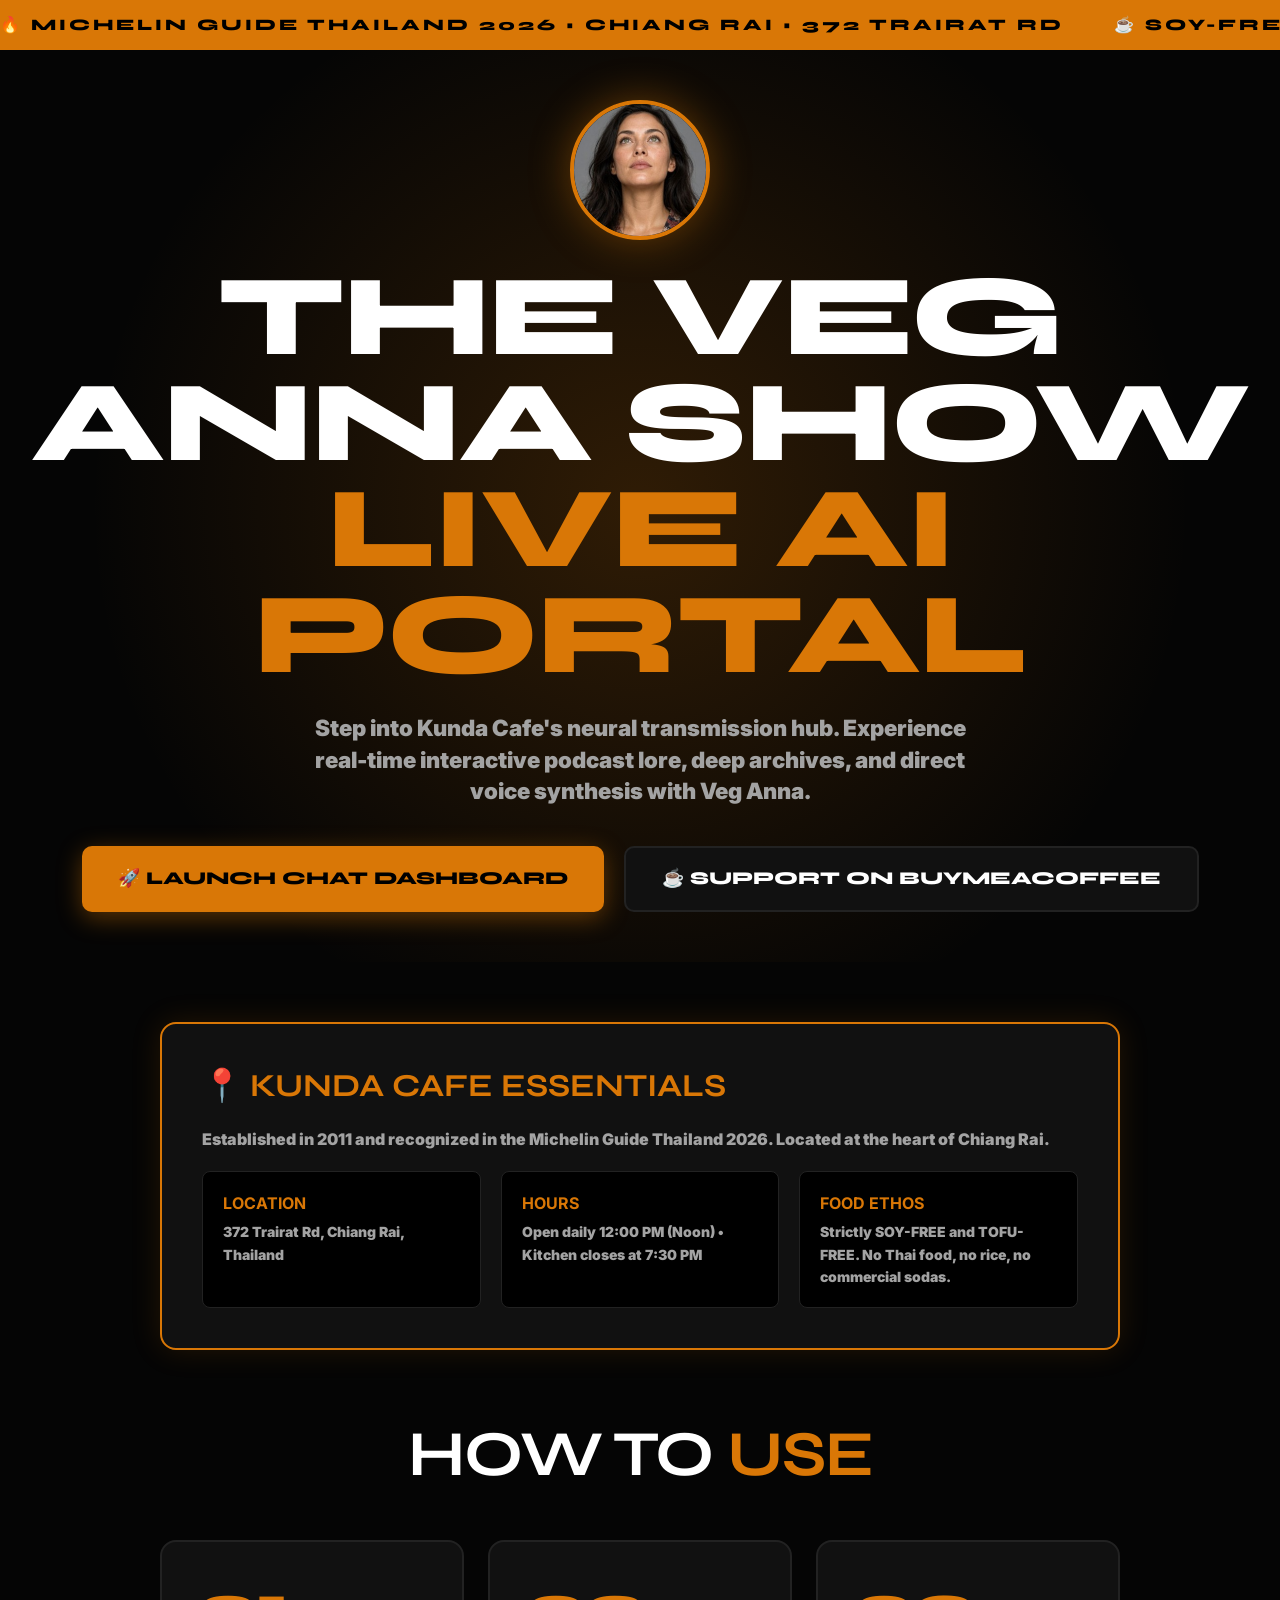
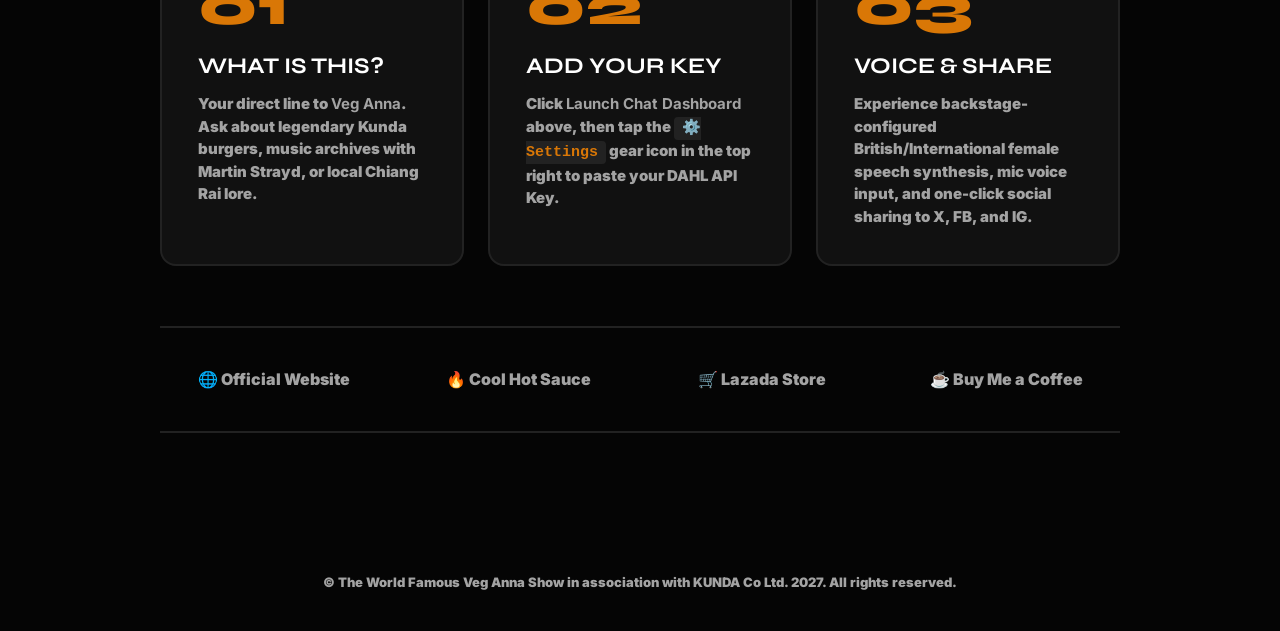
<file: INDEX.HTML>
<!DOCTYPE html>
<html lang="en">
<head>
    <meta charset="UTF-8">
    <meta name="viewport" content="width=device-width, initial-scale=1.0, maximum-scale=1.0, user-scalable=no">
    <title>THE VEG ANNA SHOW // KUNDA CAFE // CHIANG RAI</title>
    
    <!-- FIXED PATH FAVICON -->
    <link rel="icon" type="image/png" href="favicon.png">
    <link rel="shortcut icon" type="image/png" href="favicon.png">
    <meta name="theme-color" content="#d97706">

    <!-- GOOGLE FONTS: ULTRA FAT SYNE & BLACK INTER -->
    <link rel="preconnect" href="https://fonts.googleapis.com">
    <link rel="preconnect" href="https://fonts.gstatic.com" crossorigin>
    <link href="https://fonts.googleapis.com/css2?family=Syne:wght@800&family=Inter:wght@900&display=swap" rel="stylesheet">

    <style>
        :root {
            --bg-dark: #050505;
            --surface: #111111;
            --surface-border: #222222;
            --accent: #d97706;
            --accent-glow: rgba(217, 119, 6, 0.4);
            --text-main: #ffffff;
            --text-muted: #a3a3a3;
        }

        * {
            box-sizing: border-box;
            margin: 0;
            padding: 0;
        }

        body {
            background-color: var(--bg-dark);
            color: var(--text-main);
            font-family: 'Inter', sans-serif;
            font-weight: 900;
            overflow-x: hidden;
            line-height: 1.4;
        }

        /* INFINITE TICKER TOP BANNER */
        .infinite-ticker {
            background: var(--accent);
            color: #000;
            font-family: 'Syne', sans-serif;
            font-weight: 800;
            font-size: 16px;
            letter-spacing: 3px;
            text-transform: uppercase;
            padding: 14px 0;
            white-space: nowrap;
            overflow: hidden;
            display: flex;
        }

        .ticker-track {
            display: flex;
            gap: 50px;
            animation: scrollTicker 20s linear infinite;
        }

        .ticker-item {
            display: flex;
            align-items: center;
            gap: 50px;
        }

        @keyframes scrollTicker {
            0% { transform: translateX(0); }
            100% { transform: translateX(-50%); }
        }

        /* HERO SECTION */
        header {
            min-height: 85vh;
            display: flex;
            flex-direction: column;
            justify-content: center;
            align-items: center;
            text-align: center;
            padding: 50px 20px;
            background: radial-gradient(circle at center, rgba(217,119,6,0.2) 0%, transparent 70%);
        }

        .hero-avatar {
            width: 140px;
            height: 140px;
            border-radius: 50%;
            border: 4px solid var(--accent);
            box-shadow: 0 0 40px var(--accent-glow);
            object-fit: cover;
            margin-bottom: 24px;
        }

        h1 {
            font-family: 'Syne', sans-serif;
            font-size: clamp(3.5rem, 9vw, 7.5rem);
            font-weight: 800;
            line-height: 0.92;
            text-transform: uppercase;
            margin-bottom: 24px;
            letter-spacing: -2px;
        }

        h1 span {
            color: var(--accent);
            display: block;
        }

        .hero-subtitle {
            font-size: clamp(1.1rem, 2.5vw, 1.4rem);
            color: var(--text-muted);
            max-width: 700px;
            margin-bottom: 40px;
            font-weight: 900;
        }

        /* CTA BUTTONS */
        .cta-group {
            display: flex;
            gap: 20px;
            flex-wrap: wrap;
            justify-content: center;
        }

        .btn {
            font-family: 'Syne', sans-serif;
            font-weight: 800;
            font-size: 18px;
            padding: 18px 36px;
            border-radius: 10px;
            text-decoration: none;
            text-transform: uppercase;
            transition: transform 0.2s ease, background 0.2s ease;
            cursor: pointer;
            display: inline-flex;
            align-items: center;
            gap: 10px;
        }

        .btn-primary {
            background: var(--accent);
            color: #000;
            box-shadow: 0 6px 25px var(--accent-glow);
        }

        .btn-primary:hover {
            transform: scale(1.03);
            background: #f59e0b;
        }

        .btn-secondary {
            background: var(--surface);
            color: var(--text-main);
            border: 2px solid var(--surface-border);
        }

        .btn-secondary:hover {
            border-color: var(--accent);
        }

        /* MAIN CONTAINER / KUNDA INFO & GUIDES */
        .container {
            max-width: 1000px;
            margin: 0 auto;
            padding: 60px 20px;
        }

        .section-title {
            font-family: 'Syne', sans-serif;
            font-size: clamp(2.5rem, 5vw, 4rem);
            text-transform: uppercase;
            margin-bottom: 40px;
            text-align: center;
            letter-spacing: -1px;
        }

        .section-title span {
            color: var(--accent);
        }

        /* KUNDA INFO HIGHLIGHT BOX */
        .kunda-info-box {
            background: var(--surface);
            border: 2px solid var(--accent);
            border-radius: 16px;
            padding: 40px;
            margin-bottom: 60px;
            box-shadow: 0 0 30px rgba(217,119,6,0.15);
        }

        .kunda-info-box h3 {
            font-family: 'Syne', sans-serif;
            font-size: 2rem;
            color: var(--accent);
            margin-bottom: 20px;
            text-transform: uppercase;
        }

        .kunda-grid {
            display: grid;
            grid-template-columns: repeat(auto-fit, minmax(240px, 1fr));
            gap: 20px;
            margin-top: 20px;
        }

        .kunda-fact {
            background: #000;
            padding: 20px;
            border-radius: 8px;
            border: 1px solid var(--surface-border);
        }

        .kunda-fact strong {
            color: var(--accent);
            display: block;
            margin-bottom: 6px;
            font-size: 16px;
            text-transform: uppercase;
        }

        .kunda-fact span {
            color: var(--text-muted);
            font-size: 14px;
            font-weight: 900;
        }

        /* STEP CARDS */
        .guide-grid {
            display: grid;
            grid-template-columns: repeat(auto-fit, minmax(280px, 1fr));
            gap: 24px;
            margin-bottom: 60px;
        }

        .guide-card {
            background: var(--surface);
            border: 2px solid var(--surface-border);
            border-radius: 16px;
            padding: 36px;
            transition: border-color 0.2s;
        }

        .guide-card:hover {
            border-color: var(--accent);
        }

        .card-number {
            font-family: 'Syne', sans-serif;
            font-size: 3.5rem;
            font-weight: 800;
            color: var(--accent);
            line-height: 1;
            margin-bottom: 16px;
        }

        .guide-card h4 {
            font-family: 'Syne', sans-serif;
            font-size: 1.4rem;
            margin-bottom: 12px;
            text-transform: uppercase;
        }

        .guide-card p {
            color: var(--text-muted);
            font-size: 15px;
            line-height: 1.5;
            font-weight: 900;
        }

        .guide-card code {
            background: #222;
            padding: 3px 8px;
            border-radius: 4px;
            color: var(--accent);
            font-family: monospace;
        }

        /* FOOTER LINKS */
        .portal-footer-links {
            display: grid;
            grid-template-columns: repeat(auto-fit, minmax(200px, 1fr));
            gap: 16px;
            text-align: center;
            padding: 40px 0;
            border-top: 2px solid var(--surface-border);
            border-bottom: 2px solid var(--surface-border);
            margin-bottom: 40px;
        }

        .portal-footer-links a {
            color: var(--text-muted);
            text-decoration: none;
            font-weight: 900;
            font-size: 16px;
            transition: color 0.2s;
        }

        .portal-footer-links a:hover {
            color: var(--accent);
        }

        footer {
            text-align: center;
            padding: 40px 20px;
            color: var(--text-muted);
            font-size: 13px;
            font-weight: 900;
        }
    </style>
</head>
<body>

    <!-- INFINITE TICKER BANNER -->
    <div class="infinite-ticker">
        <div class="ticker-track">
            <span class="ticker-item">🔥 MICHELIN GUIDE THAILAND 2026 &bull; CHIANG RAI &bull; 372 TRAIRAT RD</span>
            <span class="ticker-item">☕ SOY-FREE & TOFU-FREE ETHOS &bull; ESTABLISHED 2011</span>
            <span class="ticker-item">🚀 LAUNCHING THE VEG ANNA SHOW PODCAST AI</span>
            <span class="ticker-item">🔥 MICHELIN GUIDE THAILAND 2026 &bull; CHIANG RAI &bull; 372 TRAIRAT RD</span>
            <span class="ticker-item">☕ SOY-FREE & TOFU-FREE ETHOS &bull; ESTABLISHED 2011</span>
            <span class="ticker-item">🚀 LAUNCHING THE VEG ANNA SHOW PODCAST AI</span>
        </div>
    </div>

    <!-- HERO SECTION -->
    <header>
        <img src="favicon.png" alt="Veg Anna Avatar" class="hero-avatar">
        <h1>The Veg Anna Show <span>Live AI Portal</span></h1>
        <p class="hero-subtitle">Step into Kunda Cafe's neural transmission hub. Experience real-time interactive podcast lore, deep archives, and direct voice synthesis with Veg Anna.</p>
        
        <div class="cta-group">
            <a href="dashboard/" class="btn btn-primary">🚀 Launch Chat Dashboard</a>
            <a href="https://buymeacoffee.com/kundacafe" target="_blank" class="btn btn-secondary">☕ Support on BuyMeACoffee</a>
        </div>
    </header>

    <!-- MAIN CONTAINER -->
    <main class="container">

        <!-- KUNDA CAFE INFO SECTION -->
        <div class="kunda-info-box">
            <h3>📍 Kunda Cafe Essentials</h3>
            <p style="color: var(--text-muted); font-weight: 900; margin-bottom: 20px;">Established in 2011 and recognized in the Michelin Guide Thailand 2026. Located at the heart of Chiang Rai.</p>
            
            <div class="kunda-grid">
                <div class="kunda-fact">
                    <strong>Location</strong>
                    <span>372 Trairat Rd, Chiang Rai, Thailand</span>
                </div>
                <div class="kunda-fact">
                    <strong>Hours</strong>
                    <span>Open daily 12:00 PM (Noon) &bull; Kitchen closes at 7:30 PM</span>
                </div>
                <div class="kunda-fact">
                    <strong>Food Ethos</strong>
                    <span>Strictly SOY-FREE and TOFU-FREE. No Thai food, no rice, no commercial sodas.</span>
                </div>
            </div>
        </div>

        <h2 class="section-title">How To <span>Use</span></h2>

        <!-- GUIDES GRID -->
        <div class="guide-grid">
            <div class="guide-card">
                <div class="card-number">01</div>
                <h4>What Is This?</h4>
                <p>Your direct line to <strong>Veg Anna</strong>. Ask about legendary Kunda burgers, music archives with Martin Strayd, or local Chiang Rai lore.</p>
            </div>

            <div class="guide-card">
                <div class="card-number">02</div>
                <h4>Add Your Key</h4>
                <p>Click <strong>Launch Chat Dashboard</strong> above, then tap the <code>⚙️ Settings</code> gear icon in the top right to paste your DAHL API Key.</p>
            </div>

            <div class="guide-card">
                <div class="card-number">03</div>
                <h4>Voice & Share</h4>
                <p>Experience backstage-configured British/International female speech synthesis, mic voice input, and one-click social sharing to X, FB, and IG.</p>
            </div>
        </div>

        <!-- FOOTER NETWORK LINKS -->
        <div class="portal-footer-links">
            <a href="https://kundacafe.com" target="_blank">🌐 Official Website</a>
            <a href="https://coolhotsauce.com" target="_blank">🔥 Cool Hot Sauce</a>
            <a href="https://www.lazada.co.th/shop/kundacafe" target="_blank">🛒 Lazada Store</a>
            <a href="https://buymeacoffee.com/kundacafe" target="_blank">☕ Buy Me a Coffee</a>
        </div>
    </main>

    <footer>
        <p>&copy; The World Famous Veg Anna Show in association with KUNDA Co Ltd. 2027. All rights reserved.</p>
    </footer>

</body>
</html>
</file>
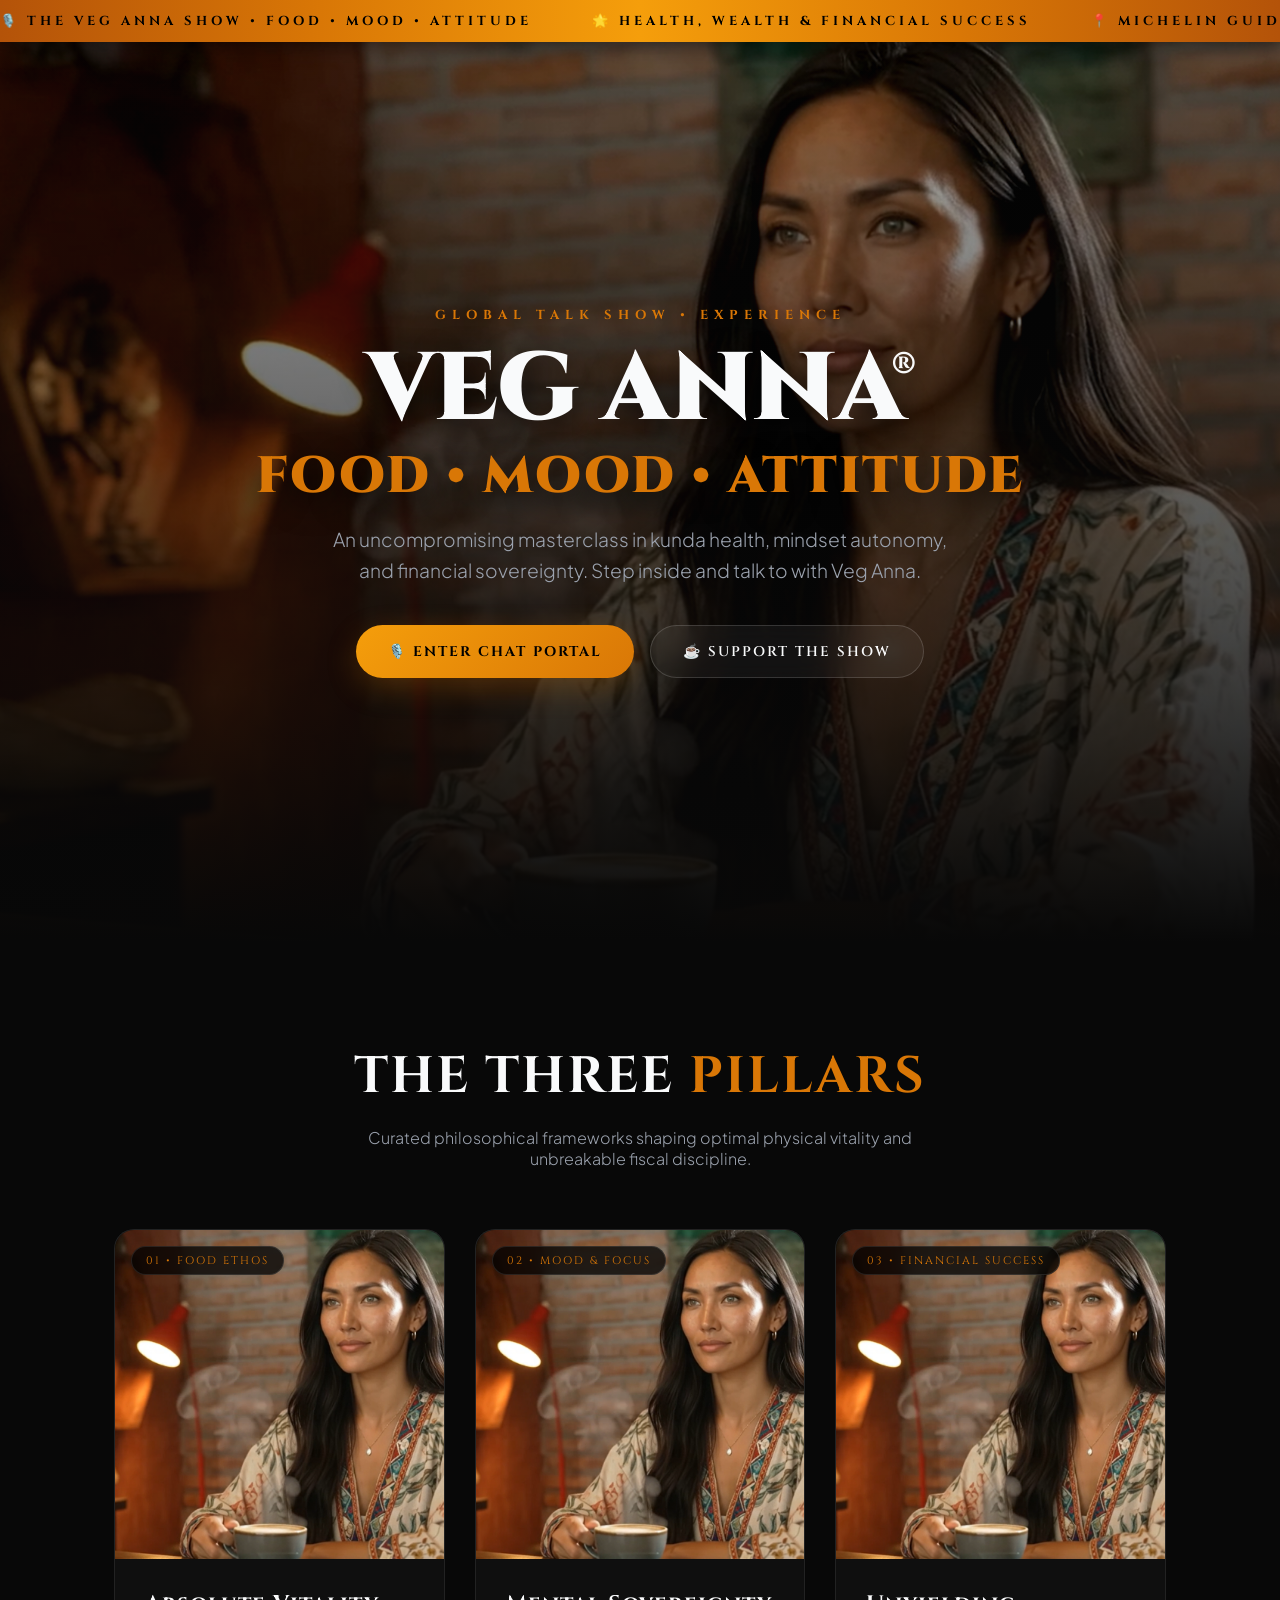
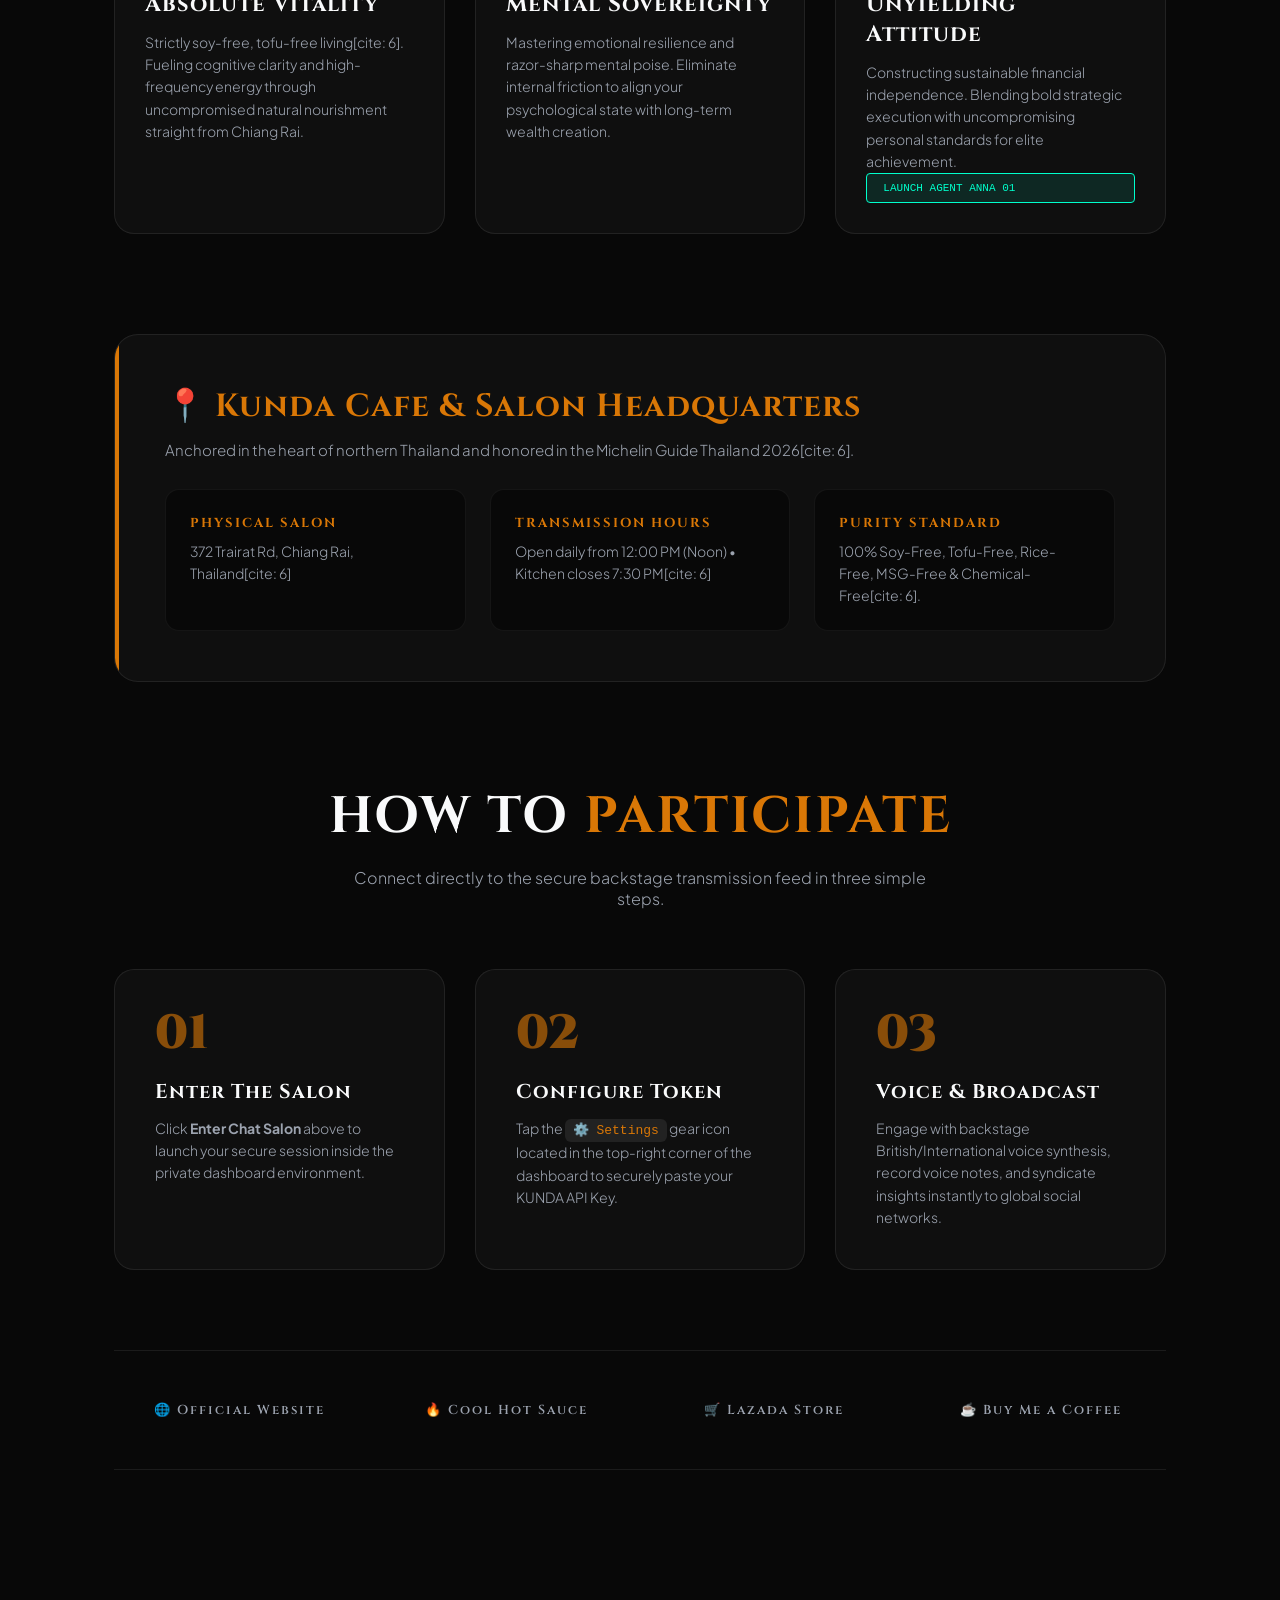
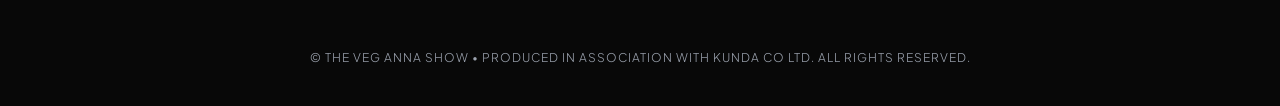
<file: index.html>
<!DOCTYPE html>
<html lang="en">
<head>
    <meta charset="UTF-8">
    <meta name="viewport" content="width=device-width, initial-scale=1.0, maximum-scale=1.0, user-scalable=no">
    <title>THE VEG ANNA SHOW // FOOD &bull; MOOD &bull; ATTITUDE</title>
    
    <!-- FAVICON -->
    <link rel="icon" type="image/png" href="./favicon.png">
    <link rel="shortcut icon" type="image/png" href="./favicon.png">
    <meta name="theme-color" content="#d97706">

    <!-- ELEGANT GOOGLE FONTS -->
    <link rel="preconnect" href="https://fonts.googleapis.com">
    <link rel="preconnect" href="https://fonts.gstatic.com" crossorigin>
    <link href="https://fonts.googleapis.com/css2?family=Cinzel:wght@600;700;900&family=Plus+Jakarta+Sans:wght@300;400;500;600;700&display=swap" rel="stylesheet">

    <style>
        :root {
            --bg-deep: #080808;
            --glass-bg: rgba(20, 20, 20, 0.65);
            --glass-border: rgba(255, 255, 255, 0.08);
            --glass-border-hover: rgba(217, 119, 6, 0.4);
            --accent: #d97706;
            --accent-glow: rgba(217, 119, 6, 0.25);
            --text-main: #f9fafb;
            --text-muted: #9ca3af;
        }

        * {
            box-sizing: border-box;
            margin: 0;
            padding: 0;
        }

        html, body {
            width: 100%;
            background-color: var(--bg-deep);
            color: var(--text-main);
            font-family: 'Plus Jakarta Sans', sans-serif;
            overflow-x: hidden;
            scroll-behavior: smooth;
        }

        /* ELEGANT MARQUEE TICKER */
        .podcast-ticker {
            background: linear-gradient(90deg, #b45309, #d97706, #f59e0b, #d97706, #b45309);
            color: #000000;
            font-family: 'Cinzel', serif;
            font-weight: 700;
            font-size: 13px;
            letter-spacing: 4px;
            text-transform: uppercase;
            padding: 12px 0;
            white-space: nowrap;
            overflow: hidden;
            display: flex;
            position: relative;
            z-index: 20;
            box-shadow: 0 4px 20px rgba(0,0,0,0.5);
        }

        .ticker-track {
            display: flex;
            gap: 60px;
            animation: scrollTicker 30s linear infinite;
        }

        .ticker-item {
            display: flex;
            align-items: center;
            gap: 60px;
        }

        @keyframes scrollTicker {
            0% { transform: translateX(0); }
            100% { transform: translateX(-50%); }
        }

        /* CINEMATIC FULL-SCREEN HERO */
        header {
            position: relative;
            width: 100vw;
            min-height: 100vh;
            display: flex;
            flex-direction: column;
            justify-content: center;
            align-items: center;
            text-align: center;
            padding: 60px 20px;
            overflow: hidden;
        }

        .hero-bg-img {
            position: absolute;
            top: 0;
            left: 0;
            width: 100%;
            height: 100%;
            object-fit: cover;
            object-position: 25% center;
            z-index: 1;
            filter: brightness(0.9) contrast(1.15);
            transform: scale(1.02);
            transition: transform 10s ease;
        }

        @media (min-width: 768px) {
            .hero-bg-img {
                object-position: center 20%;
            }
        }

        .hero-overlay {
            position: absolute;
            top: 0;
            left: 0;
            width: 100%;
            height: 100%;
            background: linear-gradient(180deg, rgba(8,8,8,0.3) 0%, rgba(8,8,8,0.7) 60%, rgba(8,8,8,1) 100%);
            z-index: 2;
        }

        .hero-content {
            position: relative;
            z-index: 3;
            max-width: 900px;
            display: flex;
            flex-direction: column;
            align-items: center;
        }

        .podcast-tag {
            font-family: 'Cinzel', serif;
            font-size: 13px;
            letter-spacing: 6px;
            text-transform: uppercase;
            color: var(--accent);
            margin-bottom: 16px;
            font-weight: 700;
        }

        h1 {
            font-family: 'Cinzel', serif;
            font-size: clamp(2rem, 7.5vw, 6.5rem);
            font-weight: 900;
            line-height: 1.05;
            text-transform: uppercase;
            margin-bottom: 20px;
            letter-spacing: -1px;
            text-shadow: 0 10px 30px rgba(0,0,0,0.8);
        }

        h1 span {
            color: var(--accent);
            display: block;
            font-size: clamp(1.8rem, 4vw, 3.5rem);
            margin-top: 10px;
            letter-spacing: 2px;
        }

        .hero-subtitle {
            font-size: clamp(1rem, 1.8vw, 1.2rem);
            color: var(--text-muted);
            max-width: 650px;
            margin-bottom: 40px;
            font-weight: 300;
            line-height: 1.6;
        }

        /* ELEGANT BUTTONS */
        .cta-group {
            display: flex;
            gap: 16px;
            flex-wrap: wrap;
            justify-content: center;
        }

        .btn {
            font-family: 'Cinzel', serif;
            font-weight: 600;
            font-size: 14px;
            letter-spacing: 2px;
            padding: 16px 32px;
            border-radius: 50px;
            text-decoration: none;
            text-transform: uppercase;
            transition: all 0.3s cubic-bezier(0.16, 1, 0.3, 1);
            cursor: pointer;
            display: inline-flex;
            align-items: center;
            gap: 10px;
        }

        .btn-primary {
            background: linear-gradient(135deg, #f59e0b, #d97706);
            color: #000000;
            box-shadow: 0 10px 30px var(--accent-glow);
            font-weight: 700;
            border: none;
        }

        .btn-primary:hover {
            transform: translateY(-2px);
            box-shadow: 0 15px 40px rgba(217, 119, 6, 0.4);
        }

        .btn-secondary {
            background: rgba(255, 255, 255, 0.05);
            color: var(--text-main);
            border: 1px solid rgba(255, 255, 255, 0.15);
            backdrop-filter: blur(10px);
        }

        .btn-secondary:hover {
            background: rgba(255, 255, 255, 0.1);
            border-color: var(--accent);
        }

        /* MAIN WRAPPER */
        .container {
            max-width: 1100px;
            margin: 0 auto;
            padding: 100px 24px;
            position: relative;
            z-index: 3;
        }

        .section-header {
            text-align: center;
            margin-bottom: 60px;
        }

        .section-title {
            font-family: 'Cinzel', serif;
            font-size: clamp(2.2rem, 4vw, 3.2rem);
            text-transform: uppercase;
            letter-spacing: 2px;
            margin-bottom: 16px;
        }

        .section-title span {
            color: var(--accent);
        }

        .section-desc {
            color: var(--text-muted);
            font-size: 16px;
            font-weight: 300;
            max-width: 600px;
            margin: 0 auto;
        }

        /* 1:1 IMAGE SHOWCASE GRID (FOOD, MOOD, ATTITUDE) */
        .showcase-grid {
            display: grid;
            grid-template-columns: repeat(auto-fit, minmax(320px, 1fr));
            gap: 30px;
            margin-bottom: 100px;
        }

        .showcase-card {
            background: var(--glass-bg);
            border: 1px solid var(--glass-border);
            border-radius: 20px;
            overflow: hidden;
            backdrop-filter: blur(16px);
            transition: all 0.4s cubic-bezier(0.16, 1, 0.3, 1);
            display: flex;
            flex-direction: column;
        }

        .showcase-card:hover {
            border-color: var(--glass-border-hover);
            transform: translateY(-6px);
            box-shadow: 0 20px 40px rgba(0,0,0,0.6);
        }

        /* 1:1 Aspect Ratio Image Slot */
        .image-slot-1to1 {
            width: 100%;
            aspect-ratio: 1 / 1;
            position: relative;
            overflow: hidden;
            background: #151515;
        }

        .image-slot-1to1 img {
            width: 100%;
            height: 100%;
            object-fit: cover;
            transition: transform 0.6s ease;
        }

        .showcase-card:hover .image-slot-1to1 img {
            transform: scale(1.04);
        }

        .image-placeholder-tag {
            position: absolute;
            top: 16px;
            left: 16px;
            background: rgba(0, 0, 0, 0.75);
            backdrop-filter: blur(8px);
            border: 1px solid rgba(255, 255, 255, 0.1);
            padding: 6px 14px;
            border-radius: 30px;
            font-size: 11px;
            font-family: 'Cinzel', serif;
            letter-spacing: 2px;
            color: var(--accent);
            text-transform: uppercase;
        }

        .showcase-content {
            padding: 30px;
            display: flex;
            flex-direction: column;
            flex-grow: 1;
        }

        .showcase-content h3 {
            font-family: 'Cinzel', serif;
            font-size: 1.4rem;
            margin-bottom: 12px;
            letter-spacing: 1px;
        }

        .showcase-content p {
            color: var(--text-muted);
            font-size: 14px;
            line-height: 1.6;
            font-weight: 300;
        }

        /* ELEGANT ESSENTIALS GLASS PANEL */
        .essentials-panel {
            background: var(--glass-bg);
            border: 1px solid var(--glass-border);
            border-radius: 24px;
            padding: 50px;
            margin-bottom: 100px;
            backdrop-filter: blur(20px);
            position: relative;
            overflow: hidden;
        }

        .essentials-panel::before {
            content: '';
            position: absolute;
            top: 0;
            left: 0;
            width: 4px;
            height: 100%;
            background: var(--accent);
        }

        .essentials-panel h3 {
            font-family: 'Cinzel', serif;
            font-size: 2rem;
            color: var(--accent);
            margin-bottom: 12px;
            letter-spacing: 1px;
        }

        .essentials-grid {
            display: grid;
            grid-template-columns: repeat(auto-fit, minmax(260px, 1fr));
            gap: 24px;
            margin-top: 30px;
        }

        .essential-item {
            background: rgba(0, 0, 0, 0.4);
            padding: 24px;
            border-radius: 14px;
            border: 1px solid rgba(255, 255, 255, 0.05);
        }

        .essential-item strong {
            color: var(--accent);
            display: block;
            margin-bottom: 8px;
            font-family: 'Cinzel', serif;
            font-size: 13px;
            letter-spacing: 2px;
            text-transform: uppercase;
        }

        .essential-item span {
            color: var(--text-muted);
            font-size: 14px;
            line-height: 1.5;
            font-weight: 300;
        }

        /* HOW TO ACCESS ROOM (STEPS) */
        .steps-grid {
            display: grid;
            grid-template-columns: repeat(auto-fit, minmax(300px, 1fr));
            gap: 30px;
            margin-bottom: 80px;
        }

        .step-card {
            background: var(--glass-bg);
            border: 1px solid var(--glass-border);
            border-radius: 20px;
            padding: 40px;
            backdrop-filter: blur(16px);
            position: relative;
            transition: all 0.3s ease;
        }

        .step-card:hover {
            border-color: var(--glass-border-hover);
            transform: translateY(-4px);
        }

        .step-num {
            font-family: 'Cinzel', serif;
            font-size: 3rem;
            font-weight: 900;
            color: var(--accent);
            opacity: 0.6;
            line-height: 1;
            margin-bottom: 20px;
        }

        .step-card h4 {
            font-family: 'Cinzel', serif;
            font-size: 1.25rem;
            margin-bottom: 12px;
            letter-spacing: 1px;
        }

        .step-card p {
            color: var(--text-muted);
            font-size: 14px;
            line-height: 1.6;
            font-weight: 300;
        }

        .step-card code {
            background: rgba(255, 255, 255, 0.08);
            padding: 4px 8px;
            border-radius: 6px;
            color: var(--accent);
            font-family: monospace;
            font-size: 13px;
        }

        /* FOOTER NETWORK LINKS */
        .portal-footer-links {
            display: grid;
            grid-template-columns: repeat(auto-fit, minmax(220px, 1fr));
            gap: 16px;
            text-align: center;
            padding: 50px 0;
            border-top: 1px solid var(--glass-border);
            border-bottom: 1px solid var(--glass-border);
            margin-bottom: 40px;
        }

        .portal-footer-links a {
            color: var(--text-muted);
            text-decoration: none;
            font-family: 'Cinzel', serif;
            font-weight: 600;
            font-size: 13px;
            letter-spacing: 2px;
            transition: color 0.3s;
        }

        .portal-footer-links a:hover {
            color: var(--accent);
        }

        footer {
            text-align: center;
            padding: 40px 20px;
            color: var(--text-muted);
            font-size: 12px;
            font-weight: 300;
            letter-spacing: 1px;
        }
    </style>
</head>
<body>

    <!-- ELEGANT MARQUEE TICKER -->
    <div class="podcast-ticker">
        <div class="ticker-track">
            <span class="ticker-item">🎙️ THE VEG ANNA SHOW &bull; FOOD &bull; MOOD &bull; ATTITUDE</span>
            <span class="ticker-item">🌟 HEALTH, WEALTH & FINANCIAL SUCCESS</span>
            <span class="ticker-item">📍 MICHELIN GUIDE THAILAND 2026 &bull; CHIANG RAI</span>
            <span class="ticker-item">🎙️ THE VEG ANNA SHOW &bull; FOOD &bull; MOOD &bull; ATTITUDE</span>
            <span class="ticker-item">🌟 HEALTH, WEALTH & FINANCIAL SUCCESS</span>
            <span class="ticker-item">📍 MICHELIN GUIDE THAILAND 2026 &bull; CHIANG RAI</span>
        </div>
    </div>

    <!-- CINEMATIC HERO SECTION -->
    <header>
        <img src="./VegAnna-Hero-PFP.png" alt="Veg Anna Backdrop" class="hero-bg-img">
        <div class="hero-overlay"></div>

        <div class="hero-content">
            <div class="podcast-tag">Global Talk Show &bull; Experience</div>
            <h1>Veg Anna® <span>Food &bull; Mood &bull; Attitude</span></h1>
            <p class="hero-subtitle">An uncompromising masterclass in kunda health, mindset autonomy, and financial sovereignty. Step inside and talk to with Veg Anna.</p>
            
            <div class="cta-group">
                <a href="./dashboard/" class="btn btn-primary">🎙️ Enter Chat Portal</a>
                <a href="https://buymeacoffee.com/kundacafe" target="_blank" class="btn btn-secondary">☕ Support the Show</a>
            </div>
        </div>
    </header>

    <!-- MAIN CONTAINER -->
    <main class="container">

        <!-- PILLARS SHOWCASE: 1:1 IMAGE PLACEHOLDERS -->
        <div class="section-header">
            <h2 class="section-title">The Three <span>Pillars</span></h2>
            <p class="section-desc">Curated philosophical frameworks shaping optimal physical vitality and unbreakable fiscal discipline.</p>
        </div>

        <div class="showcase-grid">
            <!-- 1:1 Image Slot 1 -->
            <div class="showcase-card">
                <div class="image-slot-1to1">
                    <!-- Replace src with your 1:1 image anytime -->
                    <img src="./VegAnna-Hero-PFP.png" alt="Food Philosophy">
                    <div class="image-placeholder-tag">01 &bull; Food Ethos</div>
                </div>
                <div class="showcase-content">
                    <h3>Absolute Vitality</h3>
                    <p>Strictly soy-free, tofu-free living[cite: 6]. Fueling cognitive clarity and high-frequency energy through uncompromised natural nourishment straight from Chiang Rai.</p>
                </div>
            </div>

            <!-- 1:1 Image Slot 2 -->
            <div class="showcase-card">
                <div class="image-slot-1to1">
                    <!-- Replace src with your 1:1 image anytime -->
                    <img src="./VegAnna-Hero-PFP.png" alt="Mood & Mindset">
                    <div class="image-placeholder-tag">02 &bull; Mood & Focus</div>
                </div>
                <div class="showcase-content">
                    <h3>Mental Sovereignty</h3>
                    <p>Mastering emotional resilience and razor-sharp mental poise. Eliminate internal friction to align your psychological state with long-term wealth creation.</p>
                </div>
            </div>

            <!-- 1:1 Image Slot 3 -->
            <div class="showcase-card">
                <div class="image-slot-1to1">
                    <!-- Replace src with your 1:1 image anytime -->
                    <img src="./VegAnna-Hero-PFP.png" alt="Attitude & Success">
                    <div class="image-placeholder-tag">03 &bull; Financial Success</div>
                </div>
                <div class="showcase-content">
                    <h3>Unyielding Attitude</h3>
                    <p>Constructing sustainable financial independence. Blending bold strategic execution with uncompromising personal standards for elite achievement.</p>
                    <a href="https://suzukistrayd.github.io/podcast/agent-anna/index.html" style="background: rgba(0,255,204,0.1); border: 1px solid #00ffcc; color: #00ffcc; padding: 8px 16px; text-decoration: none; border-radius: 4px; font-family: monospace; font-size: 11px;">LAUNCH AGENT ANNA 01</a>
                </div>
            </div>
        </div>

        <!-- ELEGANT ESSENTIALS PANEL -->
        <div class="essentials-panel">
            <h3>📍 Kunda Cafe & Salon Headquarters</h3>
            <p style="color: var(--text-muted); font-weight: 300; font-size: 15px;">Anchored in the heart of northern Thailand and honored in the Michelin Guide Thailand 2026[cite: 6].</p>
            
            <div class="essentials-grid">
                <div class="essential-item">
                    <strong>Physical Salon</strong>
                    <span>372 Trairat Rd, Chiang Rai, Thailand[cite: 6]</span>
                </div>
                <div class="essential-item">
                    <strong>Transmission Hours</strong>
                    <span>Open daily from 12:00 PM (Noon) &bull; Kitchen closes 7:30 PM[cite: 6]</span>
                </div>
                <div class="essential-item">
                    <strong>Purity Standard</strong>
                    <span>100% Soy-Free, Tofu-Free, Rice-Free, MSG-Free & Chemical-Free[cite: 6].</span>
                </div>
            </div>
        </div>

        <!-- HOW TO USE THE CHAT ROOM -->
        <div class="section-header">
            <h2 class="section-title">How To <span>Participate</span></h2>
            <p class="section-desc">Connect directly to the secure backstage transmission feed in three simple steps.</p>
        </div>

        <div class="steps-grid">
            <div class="step-card">
                <div class="step-num">01</div>
                <h4>Enter The Salon</h4>
                <p>Click <strong>Enter Chat Salon</strong> above to launch your secure session inside the private dashboard environment.</p>
            </div>

            <div class="step-card">
                <div class="step-num">02</div>
                <h4>Configure Token</h4>
                <p>Tap the <code>⚙️ Settings</code> gear icon located in the top-right corner of the dashboard to securely paste your KUNDA API Key.</p>
            </div>

            <div class="step-card">
                <div class="step-num">03</div>
                <h4>Voice & Broadcast</h4>
                <p>Engage with backstage British/International voice synthesis, record voice notes, and syndicate insights instantly to global social networks.</p>
            </div>
        </div>

        <!-- FOOTER LINKS -->
        <div class="portal-footer-links">
            <a href="https://kundacafe.com" target="_blank">🌐 Official Website</a>
            <a href="https://coolhotsauce.com" target="_blank">🔥 Cool Hot Sauce</a>
            <a href="https://www.lazada.co.th/shop/kundacafe" target="_blank">🛒 Lazada Store</a>
            <a href="https://buymeacoffee.com/kundacafe" target="_blank">☕ Buy Me a Coffee</a>
        </div>
    </main>

    <footer>
        <p>&copy; THE VEG ANNA SHOW &bull; PRODUCED IN ASSOCIATION WITH KUNDA CO LTD. ALL RIGHTS RESERVED.</p>
    </footer>

</body>
</html>
</file>
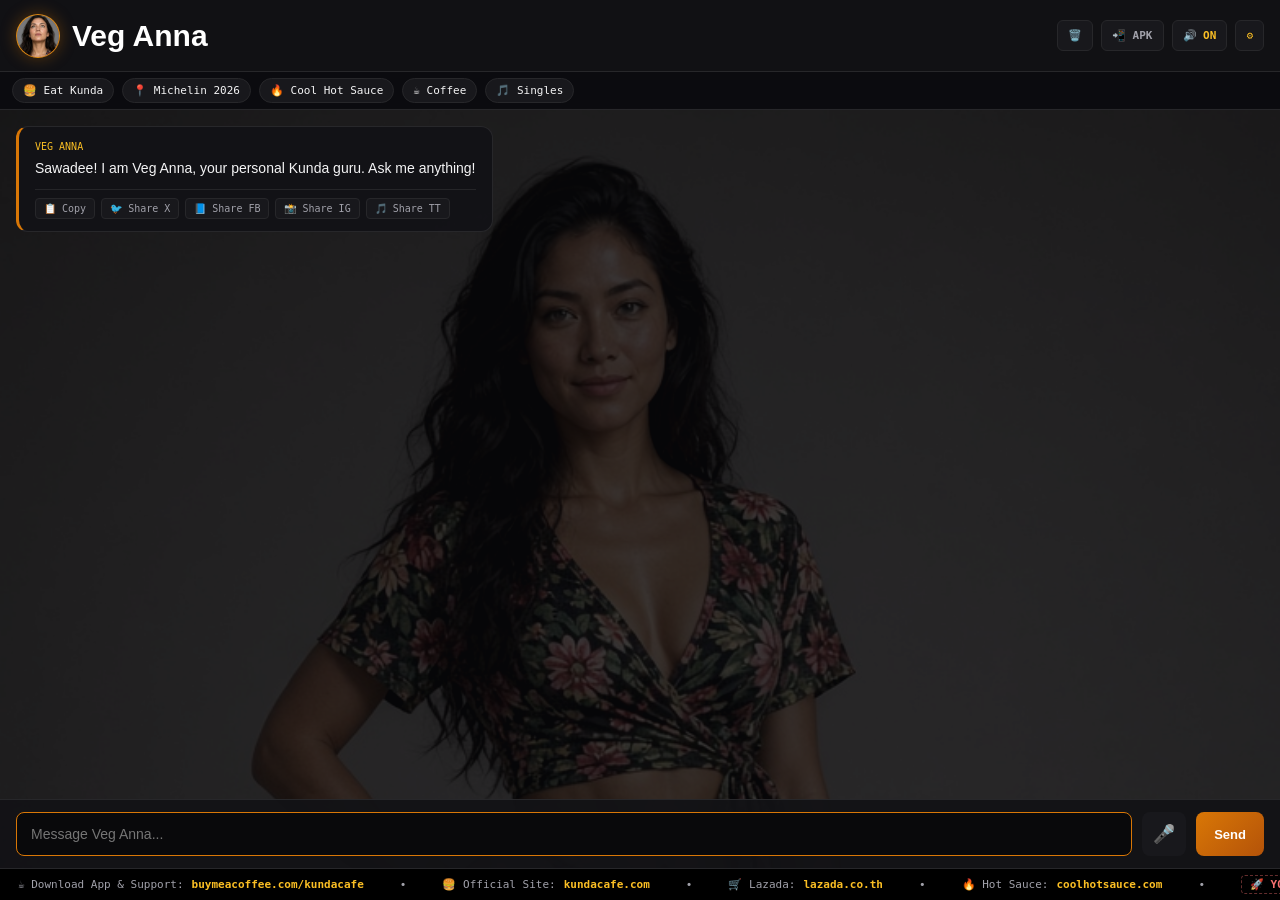
<file: dashboard/index.html>
<!DOCTYPE html>
<html lang="en">
<head>
    <meta charset="UTF-8">
    <meta name="viewport" content="width=device-width, initial-scale=1.0, maximum-scale=1.0, user-scalable=no">
    <title>THE VEG ANNA SHOW // KUNDA CAFE CHIANG RAI</title>

    <!-- LOCAL RELATIVE FAVICON & PWA MANIFEST LINK -->
    <link rel="icon" type="image/png" href="./favicon.png">
    <link rel="shortcut icon" type="image/png" href="./favicon.png">
    <link rel="manifest" href="./manifest.json">
    <meta name="theme-color" content="#d97706">
    <!-- EXTERNAL STYLESHEET LINK -->
    <link rel="stylesheet" href="styles.css">
</head>
<body>

    <header>
        <div class="brand">
            <div class="avatar"><img src="./favicon.png" alt="Veg Anna"></div>
            <div class="brand-title">
                <h1>Veg Anna</h1>
                <span></span>
            </div>
        </div>
        <div class="header-controls">
            <button class="clear-btn" onclick="clearChatHistory()" title="Clear Conversation">🗑️</button>

            <button class="portal-btn highlight" onclick="togglePortal()">📲 APK</button>
            <button id="voice-btn" class="voice-toggle-btn active" onclick="toggleVoice()">🔊 ON</button>
            <button class="settings-toggle" onclick="toggleSettings()">⚙️</button>
        </div>
    </header>

    <div class="kunda-nav-bar">
        <span class="nav-chip" onclick="quickAsk('Tell me about Kunda Cafe burgers and soy-free ethos.')">🍔 Eat Kunda</span>
        <span class="nav-chip" onclick="quickAsk('What are your opening hours and location in Chiang Rai?')">📍 Michelin 2026 </span>

        <a href="https://coolhotsauce.com" target="_blank" class="nav-chip">🔥 Cool Hot Sauce</a>
        <a href="https://buymeacoffee.com/kundacafe" target="_blank" class="nav-chip">☕ Coffee</a>
        <span class="nav-chip" onclick="quickAsk('Tell me about Martin Strayd and the music archives.')">🎵 Singles</span>
    </div>

    <div class="bg-watermark-container">
        <img src="./bg-avatar.png" alt="Backdrop">
    </div>

    <div id="portal-modal">
        <h2 style="margin: 0 0 4px 0; color: #ffffff; font-size: 18px;">KUNDA CAFE DIGITAL PORTAL</h2>
        <p style="color: var(--text-muted); font-size: 12px; margin-bottom: 14px;">Established 2011 • Michelin Guide Thailand 2026 • Chiang Rai, Thailand</p>
        
        <div class="portal-grid">
            <div class="portal-card">
                <h3>📱 Mobile App (Android APK)</h3>
                <p>Get the official Kunda Cafe & Veg Anna mobile app directly via Buy Me a Coffee support.</p>
                <a href="https://buymeacoffee.com/kundacafe" target="_blank">Download APK</a>
            </div>
            <div class="portal-card">
                <h3>🔥 Artisanal Hot Sauces</h3>
                <p>Handcrafted, sugar-free, soy-free gourmet hot sauces shipped internationally.</p>
                <a href="https://coolhotsauce.com" target="_blank">Visit CoolHotSauce.com</a>
            </div>
            <div class="portal-card">
                <h3>📜 Brand & Menu Assets</h3>
                <p>Access high-resolution official logos, PDF menus, and brand lore files.</p>
                <a href="https://kundacafe.com" target="_blank">Official Website & PDFs</a>
            </div>
        </div>
    </div>

    <div id="settings-panel">
        <label>KUNDACAFE API Key:</label>
        <input type="password" id="api-key" placeholder="Paste API Key" oninput="saveApiKey()">
    </div>

    <div id="chat-container">
        <div class="message assistant" id="initial-msg">
            <div class="message-header"><span>Veg Anna</span></div>
            <div class="msg-body">Sawadee! I am Veg Anna, your personal Kunda guru. Ask me anything!</div>
            <div class="msg-actions">
                <button class="action-btn" onclick="copyMessage(this)">📋 Copy</button>
                <button class="action-btn" onclick="shareTwitter(this)">🐦 Share X</button>
                <button class="action-btn" onclick="shareFacebook(this)">📘 Share FB</button>
                <button class="action-btn" onclick="shareInstagram(this)">📸 Share IG</button>
                <button class="action-btn" onclick="shareTikTok(this)">🎵 Share TT</button>
            </div>
        </div>
    </div>

    <div id="status-bar" class="status-bar">
        <div class="equalizer">
            <div class="bar"></div>
            <div class="bar"></div>
            <div class="bar"></div>
            <div class="bar"></div>
        </div>
        <span id="status-text">Neural transmission active // Processing...</span>
    </div>

    <div class="input-area">
        <input type="text" id="user-input" placeholder="Message Veg Anna... " onkeydown="handleKey(event)">
        <button id="mic-btn" class="mic-btn" title="Tap to Speak" onclick="toggleSpeechRecognition()">🎤</button>
        <button class="send-btn" onclick="sendMessage()">Send</button>
    </div>

    <footer class="ticker-footer">
        <div class="ticker-track">
            <span class="ticker-item">☕ Download App & Support: <a href="https://buymeacoffee.com/kundacafe" target="_blank">buymeacoffee.com/kundacafe</a></span>
            <span class="ticker-item">&bull;</span>
            <span class="ticker-item">🍔 Official Site: <a href="https://kundacafe.com" target="_blank">kundacafe.com</a></span>
            <span class="ticker-item">&bull;</span>
            <span class="ticker-item">🛒 Lazada: <a href="https://www.lazada.co.th/shop/kundacafe" target="_blank">lazada.co.th</a></span>
            <span class="ticker-item">&bull;</span>
            <span class="ticker-item">🔥 Hot Sauce: <a href="https://coolhotsauce.com" target="_blank">coolhotsauce.com</a></span>
            <span class="ticker-item">&bull;</span>
            <span class="ticker-item"><a href="https://kundacafe.com" class="ad-spot" target="_blank">🚀 YOUR AD HERE &bull; SPONSOR THE VEG ANNA SHOW</a></span>
            <span class="ticker-item">&bull;</span>
            <span class="ticker-item">&copy; The World Famous Veg Anna Show in association with KUNDA Co Ltd. 2027</span>
            <span class="ticker-item">&bull;</span>
        </div>
    </footer>

    <script src="app.js"></script>
</body>
</html>
</file>
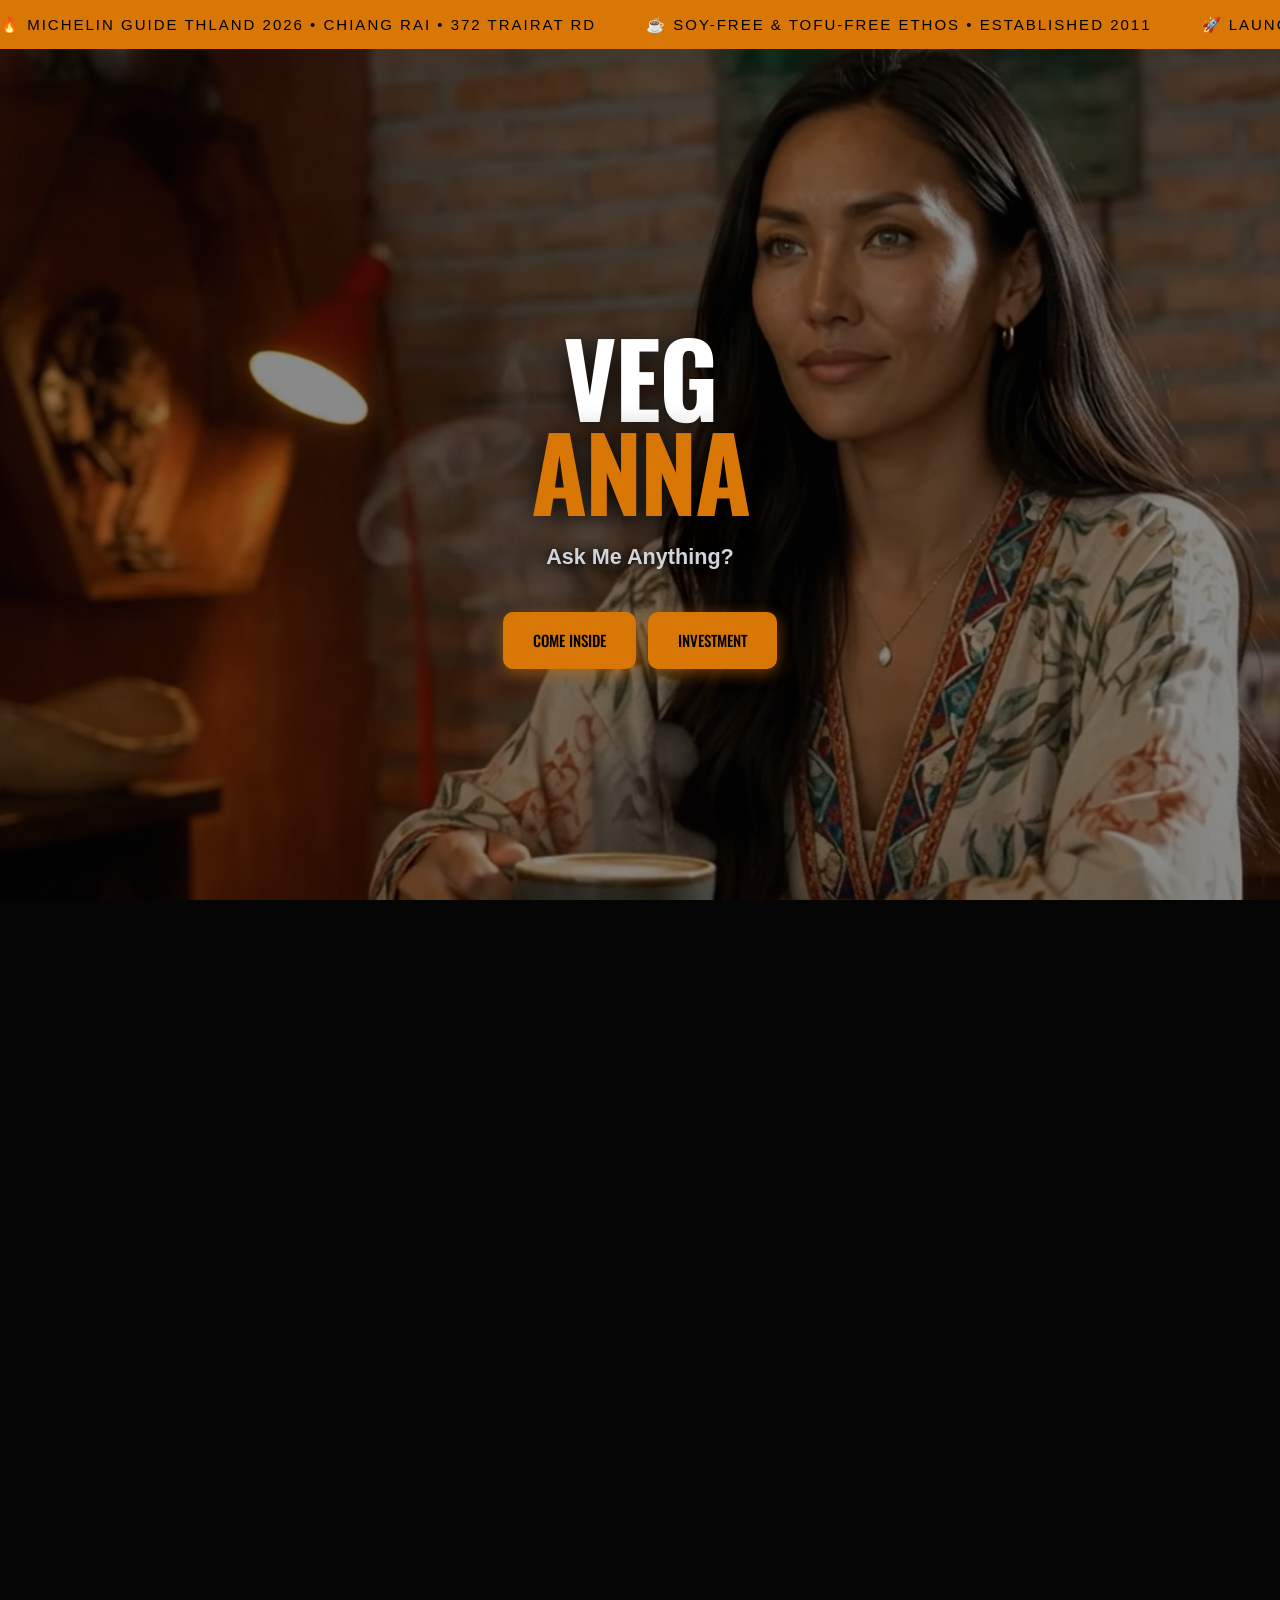
<file: 2index.html>
<!DOCTYPE html>
<html lang="en">
<head>
    <meta charset="UTF-8">
    <meta name="viewport" content="width=device-width, initial-scale=1.0, maximum-scale=1.0, user-scalable=no">
    <title>VEG ANNA SHOW // KUNDA CAFE // CHIANG RAI</title>
    
    <!-- FAVICON -->
    <link rel="icon" type="image/png" href="./favicon.png">
    <link rel="shortcut icon" type="image/png" href="./favicon.png">
    <meta name="theme-color" content="#d97706">

    <!-- GOOGLE FONTS: ULTRA FAT SYNE & BLACK INTER -->


    <link rel="preconnect" href="https://fonts.googleapis.com"><link rel="preconnect" href="https://fonts.gstatic.com" crossorigin>
<link href="https://fonts.googleapis.com/css2?family=DM+Sans:wght@400;500;600;700;800&family=Oswald:wght@400;500;600;700&display=swap" rel="stylesheet">

    <style>
        :root {
            --bg-dark: #050505;
            --surface: rgba(17, 17, 17, 0.85);
            --surface-border: #333333;
            --accent: #d97706;
            --accent-glow: rgba(217, 119, 6, 0.5);
            --text-main: #ffffff;
            --text-muted: #d1d5db;
        }

        * {
            box-sizing: border-box;
            margin: 0;
            padding: 0;
        }

        html, body {
            width: 100%;
            height: 100%;
            background-color: var(--bg-dark);
            color: var(--text-mn);
            font-family: 'Inter', sans-serif;
            font-weight: 800;
            overflow-x: hidden;
            line-height: 1.4;
        }

        /* INFINITE TICKER TOP BANNER */
        .infinite-ticker {
            background: var(--accent);
            color: #000000;
            font-family: 'Syne', sans-serif;
            font-weight: 400;
            font-size: 15px;
            letter-spacing: 2px;
            text-transform: uppercase;
            padding: 14px 0;
            white-space: nowrap;
            overflow: hidden;
            display: flex;
            position: relative;
            z-index: 10;
        }

        .ticker-track {
            display: flex;
            gap: 50px;
            animation: scrollTicker 20s linear infinite;
        }

        .ticker-item {
            display: flex;
            align-items: center;
            gap: 50px;
        }

        @keyframes scrollTicker {
            0% { transform: translateX(0); }
            100% { transform: translateX(-50%); }
        }

        /* FULL-SCREEN HERO CONTNER */
        header {
            position: relative !important;
            width: 100vw;
            min-height: 100vh;
            display: flex;
            flex-direction: column;
            justify-content: center;
            align-items: center;
            text-align: center;
            padding: 60px 20px;
            overflow: hidden;
            background-color: #050505;
        }

        /* FULL-SCREEN BACKGROUND IMAGE (MOBILE LEFT-CENTER / DESKTOP TOP-CENTER) */
        .hero-bg-img {
            position: absolute !important;
            top: 0 !important;
           right: 0 !important;
            width: 100% !important;
            height: 100% !important;
            object-fit: cover !important;
            object-position: 25% right !important;
            z-index: 1 !important;
            filter: brightness(0.85) contrast(1.1);
            display: block !important;
        }
        .hero {
    background: url('VegAnna-Hero-PFP.png') center center / cover no-repeat fixed;
}

        @media (min-width: 768px) {
            .hero-bg-img {
                object-position: top center !important;
            }
        }

        /* DARK GRADIENT OVERLAY FOR READABILITY */
        .hero-overlay {
            position: absolute;
            top: 0;
            right: 0;
            width: 100%;
            height: 100%;
            background: linear-gradient(to bottom, rgba(5,5,5,0.4) 100%, rgba(5,5,5,0.85) 100%);
            z-index: 2;
            pointer-events: none;
        }

        .hero-content {
            position: relative;
            z-index: 3;
            max-width: 950px;
            display: flex;
            flex-direction: column;
            align-items: right;
        }

        h1 { color: #ffffff;
            font-family: Oswald,'Arial Narrow','Syne', sans-serif;
            font-size: clamp(3.2rem, 8vw, 7.5rem);
            font-weight: 900;
            line-height: 0.92;
            text-transform: uppercase;
            margin-bottom: 24px;
            letter-spacing: -2px;
            text-shadow: 0 4px 30px rgba(0,0,0,0.9);
        }
              h4 { color: #ffffff;
            font-family: Oswald,'Arial Narrow','Syne', sans-serif;
            font-size: clamp(3.2rem, 8vw, 7.5rem);
            font-weight: 900;
          
        }

        h1 span {
            color: var(--accent);
            display: block;
        }

        .hero-subtitle {
            font-size: clamp(1rem, 2.2vw, 1.35rem);
            color: var(--text-muted);
            max-width: 700px;
            margin-bottom: 40px;
            font-weight: 900;
            text-shadow: 0 2px 10px rgba(0,0,0,0.9);
        }

        /* BUTTONS */
        .cta-group {
            display: flex;
            gap: 12px;
            flex-wrap: wrap;
            justify-content: center;
        }

        .btn {
            font-family: Oswald,'Arial Narrow','Syne', sans-serif;
            font-weight: 500;
            font-size: 15px;
            padding: 18px 30px;
            border-radius: 10px;
            text-decoration: none;
            text-transform: uppercase;
            transition: transform 0.2s ease, background 0.2s ease;
            cursor: pointer;
            display: inline-flex;
            align-items: center;
            gap: 10px;
        }

        .btn-primary {
            background: var(--accent);
            color: #000000;
            box-shadow: 0 4px 15px var(--accent-glow);
        }

        .btn-primary:hover {
            transform: scale(1.03);
            background: #f59e0b;
        }

        .btn-secondary {
            background: rgba(20, 20, 20, 0.9);
            color: var(--text-mn);
            border: 2px solid var(--surface-border);
        }

        .btn-secondary:hover {
            border-color: var(--accent);
        }

        /* CONTNER & KUNDA INFO SECTIONS */
        .contner {
            max-width: 1000px;
            margin: 0 auto;
            padding: 80px 20px;
            position: relative;
            z-index: 3;
        }

        .section-title {
            font-family: 'Syne', sans-serif;
              color: var(--accent);
            font-size: clamp(2.5rem, 5vw, 4rem);
            text-transform: uppercase;
            margin-bottom: 40px;
            text-align: center;
            letter-spacing: -1px;
        }

        .section-title span {
            color: var(--accent);
        }

        .kunda-info-box {
            background: var(--surface);
            border: 2px solid var(--accent);
            border-radius: 16px;
            padding: 40px;
            margin-bottom: 60px;
            box-shadow: 0 0 30px rgba(217,119,6,0.15);
            backdrop-filter: blur(10px);
        }

        .kunda-info-box h3 {
            font-family: 'Syne', sans-serif;
            font-size: 2rem;
            color: var(--accent);
            margin-bottom: 16px;
            XXXtext-transform: uppercase;
        }

        .kunda-grid {
            display: grid;
            grid-template-columns: repeat(auto-fit, minmax(240px, 1fr));
            gap: 20px;
            margin-top: 20px;
        }

        .kunda-fact {
            background: rgba(0, 0, 0, 0.7);
            padding: 20px;
            border-radius: 8px;
            border: 1px solid var(--surface-border);
        }

        .kunda-fact strong {
            color: var(--accent);
            display: block;
            margin-bottom: 6px;
            font-size: 16px;
            text-transform: uppercase;
        }

        .kunda-fact span {
            color: var(--text-muted);
            font-size: 14px;
            font-weight: 900;
        }

        /* GUIDES GRID */
        .guide-grid {
            display: grid;
            grid-template-columns: repeat(auto-fit, minmax(280px, 1fr));
            gap: 24px;
            margin-bottom: 60px;
        }

        .guide-card {
            background: var(--surface);
            border: 2px solid var(--surface-border);
            border-radius: 16px;
            padding: 36px;
            transition: border-color 0.2s;
            backdrop-filter: blur(10px);
        }

        .guide-card:hover {
            border-color: var(--accent);
        }

        .card-number {
            font-family: 'Syne', sans-serif;
            font-size: 3.5rem;
            font-weight: 800;
            color: var(--accent);
            line-height: 1;
            margin-bottom: 16px;
        }

        .guide-card h4 {
            font-family: 'Syne', sans-serif;
            font-size: 1.4rem;
            margin-bottom: 12px;
            text-transform: uppercase;
        }

        .guide-card p {
            color: var(--text-muted);
            font-size: 15px;
            line-height: 1.5;
            font-weight: 900;
        }

        .guide-card code {
            background: #222222;
            padding: 3px 8px;
            border-radius: 4px;
            color: var(--accent);
            font-family: monospace;
        }

        /* FOOTER & LINKS */
        .portal-footer-links {
            display: grid;
            grid-template-columns: repeat(auto-fit, minmax(200px, 1fr));
            gap: 16px;
            text-align: center;
            padding: 40px 0;
            border-top: 2px solid var(--surface-border);
            border-bottom: 2px solid var(--surface-border);
            margin-bottom: 40px;
        }

        .portal-footer-links a {
            color: var(--text-muted);
            text-decoration: none;
            font-weight: 900;
            font-size: 16px;
            transition: color 0.2s;
        }

        .portal-footer-links a:hover {
            color: var(--accent);
        }

        footer {
            text-align: center;
            padding: 40px 20px;
            color: var(--text-muted);
            font-size: 13px;
            font-weight: 900;
        }
    </style>
</head>
<body>

    <!-- INFINITE MARQUEE TICKER -->
    <div class="infinite-ticker">
        <div class="ticker-track">
            <span class="ticker-item">🔥 MICHELIN GUIDE THLAND 2026 &bull; CHIANG RAI &bull; 372 TRAIRAT RD</span>
            <span class="ticker-item">☕ SOY-FREE & TOFU-FREE ETHOS &bull; ESTABLISHED 2011</span>
            <span class="ticker-item">🚀 LAUNCHING THE VEG ANNA SHOW PODCAST</span>
            <span class="ticker-item">🔥 MICHELIN GUIDE THAILAND 2026 &bull; CHIANG RAI &bull; 372 TRAIRAT RD</span>
            <span class="ticker-item">☕ SOY-FREE & TOFU-FREE ETHOS &bull; ESTABLISHED 2011</span>
            <span class="ticker-item">🚀 LAUNCHING THE VEG ANNA SHOW PODCAST </span>
        </div>
    </div>

    <!-- FULL-SCREEN HERO SECTION -->
    <header>
        <img src="./VegAnna-Hero-PFP.png" alt="Veg Anna Backdrop" class="hero-bg-img">
        <div class="hero-overlay"></div>

        <div class="hero-content">
            <h1> VEG<span>ANNA</span></h1>
            <p class="hero-subtitle">Ask Me Anything?</p>
            
            <div class="cta-group">
                <a href="./dashboard/" class="btn btn-primary">Come Inside </a>
                <a href="https://buymeacoffee.com/kundacafe" target="_blank" class="btn btn-primary">Investment</a>
            </div>
        </div>
    </header>

    <!-- MAIN CONTENT -->
    <main class="container">
        <div class="kunda-info-box">
            <h3>📍 Veg Anna Essentials</h3>
            <p style="color: var(--text-muted); font-weight: 900; margin-bottom: 20px;">Located at the heart of Chiang Rai and recognized in the Michelin Guide Thailand 2026.</p>
            
            <div class="kunda-grid">
                <div class="kunda-fact">
                    <strong>Location</strong>
                    <span>372 Trairat Rd, Chiang Rai, Thailand</span>
                </div>
                <div class="kunda-fact">
                    <strong>Hours</strong>
                    <span>Open daily 12:00 PM (Noon) <br> Kitchen closes at 7:30 PM</span>
                </div>
                <div class="kunda-fact">
                    <strong>Food Ethos</strong>
                    <span>Strictly SOY-FREE and TOFU-FREE. <br>No Thai food, no rice, no WIFI or MSG.</span>
                </div>
            </div>
        </div>

        <h2 class="section-title">How To <span>Use</span></h2>

        <div class="guide-grid">
            <div class="guide-card">
                <div class="card-number">01</div>
                <h4>What Is This?</h4>
                <p>Your direct line to <strong></strong>. Ask about legendary Kunda burgers or local Chiang Rai lore.</p>
            </div>

            <div class="guide-card">
                <div class="card-number">02</div>
                <h4>Add Your Key</h4>
                <p>Click <strong>Come Inside</strong> above, then tap <code>⚙️ Settings</code> gear icon in the top right to paste your KUNDACAFE API Key.</p>
            </div>

            <div class="guide-card">
                <div class="card-number">03</div>
                <h4>Convienient</h4>
                <p>Experience backstage Plant-Based chat room, and one click social sharing to X, FB, and IG.</p>
            </div>
        </div>

        <div class="portal-footer-links">
            <a href="https://kundacafe.com" target="_blank">🌐 Official Website</a>
            <a href="https://coolhotsauce.com" target="_blank">🔥 Cool Hot Sauce</a>
            <a href="https://www.lazada.co.th/shop/kundacafe" target="_blank">🛒 Lazada Store</a>
            <a href="https://buymeacoffee.com/kundacafe" target="_blank">☕ Buy Me a Coffee</a>
        </div>
    </main>

    <footer>
        <p>The Veg Anna Show & Kunda Co Ltd. &copy; 2027. All rights reserved.</p>
    </footer>

</body>
</html>
</file>
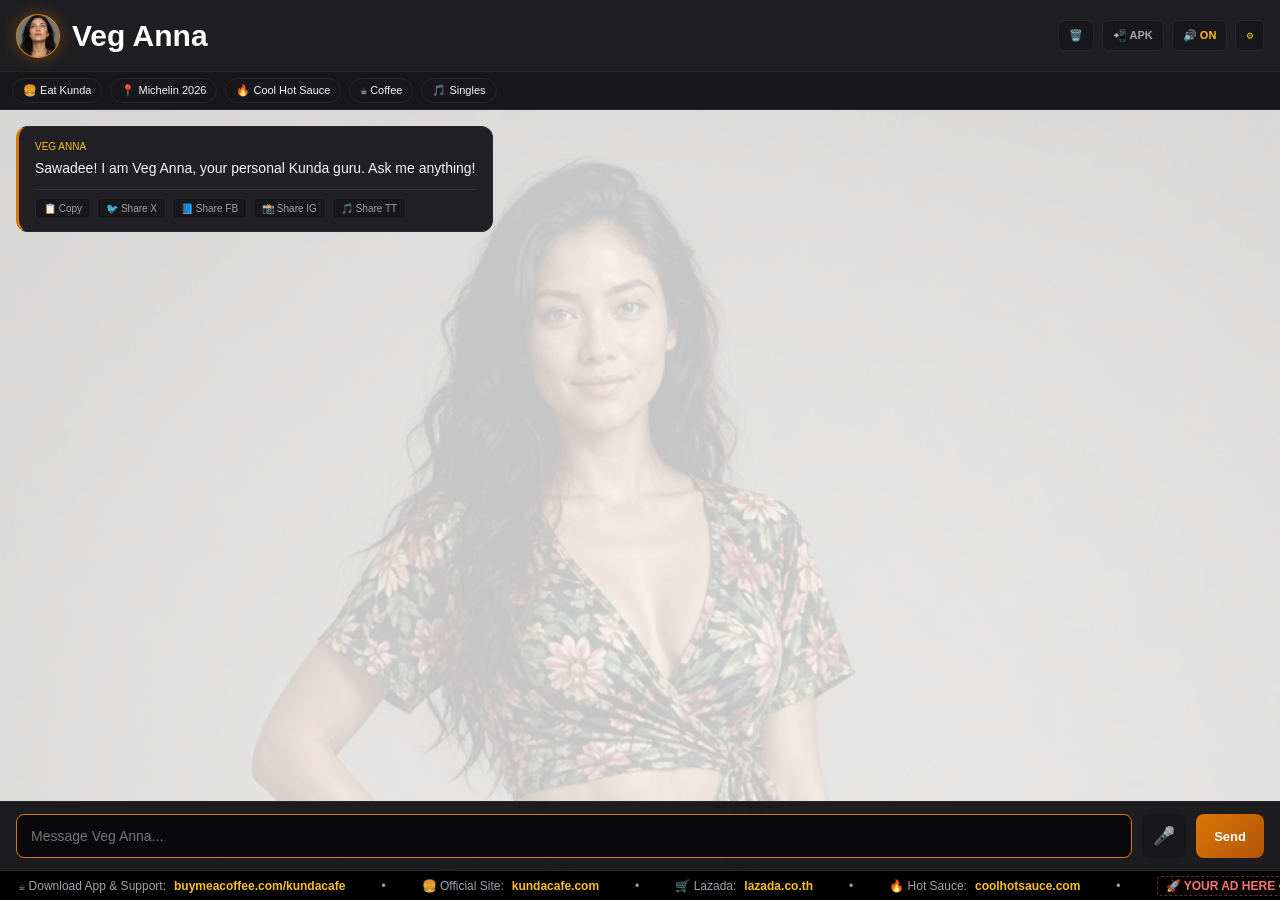
<file: xxxindex.html>
<!DOCTYPE html>
<html lang="en">
<head>
    <meta charset="UTF-8">
    <meta name="viewport" content="width=device-width, initial-scale=1.0, maximum-scale=1.0, user-scalable=no">
    <title>THE VEG ANNA SHOW // KUNDA CAFE CHIANG RAI</title>

    <!-- LOCAL RELATIVE FAVICON & PWA MANIFEST LINK -->
    <link rel="icon" type="image/png" href="favicon.png">
    <link rel="shortcut icon" type="image/png" href="favicon.png">
    <link rel="manifest" href="./manifest.json">
    <meta name="theme-color" content="#d97706">
    <!-- EXTERNAL STYLESHEET LINK -->
    <link rel="stylesheet" href="styles.css">
</head>
<body>

    <header>
        <div class="brand">
            <div class="avatar"><img src="favicon.png" alt="Veg Anna"></div>
            <div class="brand-title">
                <h1>Veg Anna</h1>
                <span></span>
            </div>
        </div>
        <div class="header-controls">
            <button class="clear-btn" onclick="clearChatHistory()" title="Clear Conversation">🗑️</button>

            <button class="portal-btn highlight" onclick="togglePortal()">📲 APK</button>
            <button id="voice-btn" class="voice-toggle-btn active" onclick="toggleVoice()">🔊 ON</button>
            <button class="settings-toggle" onclick="toggleSettings()">⚙️</button>
        </div>
    </header>

    <div class="kunda-nav-bar">
        <span class="nav-chip" onclick="quickAsk('Tell me about Kunda Cafe burgers and soy-free ethos.')">🍔 Eat Kunda</span>
        <span class="nav-chip" onclick="quickAsk('What are your opening hours and location in Chiang Rai?')">📍 Michelin 2026 </span>

        <a href="https://coolhotsauce.com" target="_blank" class="nav-chip">🔥 Cool Hot Sauce</a>
        <a href="https://buymeacoffee.com/kundacafe" target="_blank" class="nav-chip">☕ Coffee</a>
        <span class="nav-chip" onclick="quickAsk('Tell me about Martin Strayd and the music archives.')">🎵 Singles</span>
    </div>

    <div class="bg-watermark-container">
        <img src="bg-avatar.png" alt="Backdrop">
    </div>

    <div id="portal-modal">
        <h2 style="margin: 0 0 4px 0; color: #ffffff; font-size: 18px;">KUNDA CAFE DIGITAL PORTAL</h2>
        <p style="color: var(--text-muted); font-size: 12px; margin-bottom: 14px;">Established 2011 • Michelin Guide Thailand 2026 • Chiang Rai, Thailand</p>
        
        <div class="portal-grid">
            <div class="portal-card">
                <h3>📱 Mobile App (Android APK)</h3>
                <p>Get the official Kunda Cafe & Veg Anna mobile app directly via Buy Me a Coffee support.</p>
                <a href="https://buymeacoffee.com/kundacafe" target="_blank">Download APK</a>
            </div>
            <div class="portal-card">
                <h3>🔥 Artisanal Hot Sauces</h3>
                <p>Handcrafted, sugar-free, soy-free gourmet hot sauces shipped internationally.</p>
                <a href="https://coolhotsauce.com" target="_blank">Visit CoolHotSauce.com</a>
            </div>
            <div class="portal-card">
                <h3>📜 Brand & Menu Assets</h3>
                <p>Access high-resolution official logos, PDF menus, and brand lore files.</p>
                <a href="https://kundacafe.com" target="_blank">Official Website & PDFs</a>
            </div>
        </div>
    </div>

    <div id="settings-panel">
        <label>KUNDACAFE API Key:</label>
        <input type="password" id="api-key" placeholder="Paste API Key" oninput="saveApiKey()">
    </div>

    <div id="chat-container">
        <div class="message assistant" id="initial-msg">
            <div class="message-header"><span>Veg Anna</span></div>
            <div class="msg-body">Sawadee! I am Veg Anna, your personal Kunda guru. Ask me anything!</div>
            <div class="msg-actions">
                <button class="action-btn" onclick="copyMessage(this)">📋 Copy</button>
                <button class="action-btn" onclick="shareTwitter(this)">🐦 Share X</button>
                <button class="action-btn" onclick="shareFacebook(this)">📘 Share FB</button>
                <button class="action-btn" onclick="shareInstagram(this)">📸 Share IG</button>
                <button class="action-btn" onclick="shareTikTok(this)">🎵 Share TT</button>
            </div>
        </div>
    </div>

    <div id="status-bar" class="status-bar">
        <div class="equalizer">
            <div class="bar"></div>
            <div class="bar"></div>
            <div class="bar"></div>
            <div class="bar"></div>
        </div>
        <span id="status-text">Neural transmission active // Processing...</span>
    </div>

    <div class="input-area">
        <input type="text" id="user-input" placeholder="Message Veg Anna... " onkeydown="handleKey(event)">
        <button id="mic-btn" class="mic-btn" title="Tap to Speak" onclick="toggleSpeechRecognition()">🎤</button>
        <button class="send-btn" onclick="sendMessage()">Send</button>
    </div>

    <footer class="ticker-footer">
        <div class="ticker-track">
            <span class="ticker-item">☕ Download App & Support: <a href="https://buymeacoffee.com/kundacafe" target="_blank">buymeacoffee.com/kundacafe</a></span>
            <span class="ticker-item">&bull;</span>
            <span class="ticker-item">🍔 Official Site: <a href="https://kundacafe.com" target="_blank">kundacafe.com</a></span>
            <span class="ticker-item">&bull;</span>
            <span class="ticker-item">🛒 Lazada: <a href="https://www.lazada.co.th/shop/kundacafe" target="_blank">lazada.co.th</a></span>
            <span class="ticker-item">&bull;</span>
            <span class="ticker-item">🔥 Hot Sauce: <a href="https://coolhotsauce.com" target="_blank">coolhotsauce.com</a></span>
            <span class="ticker-item">&bull;</span>
            <span class="ticker-item"><a href="https://kundacafe.com" class="ad-spot" target="_blank">🚀 YOUR AD HERE &bull; SPONSOR THE VEG ANNA SHOW</a></span>
            <span class="ticker-item">&bull;</span>
            <span class="ticker-item">&copy; The World Famous Veg Anna Show in association with KUNDA Co Ltd. 2027</span>
            <span class="ticker-item">&bull;</span>
        </div>
    </footer>

    <script src="app.js"></script>
</body>
</html>
</file>
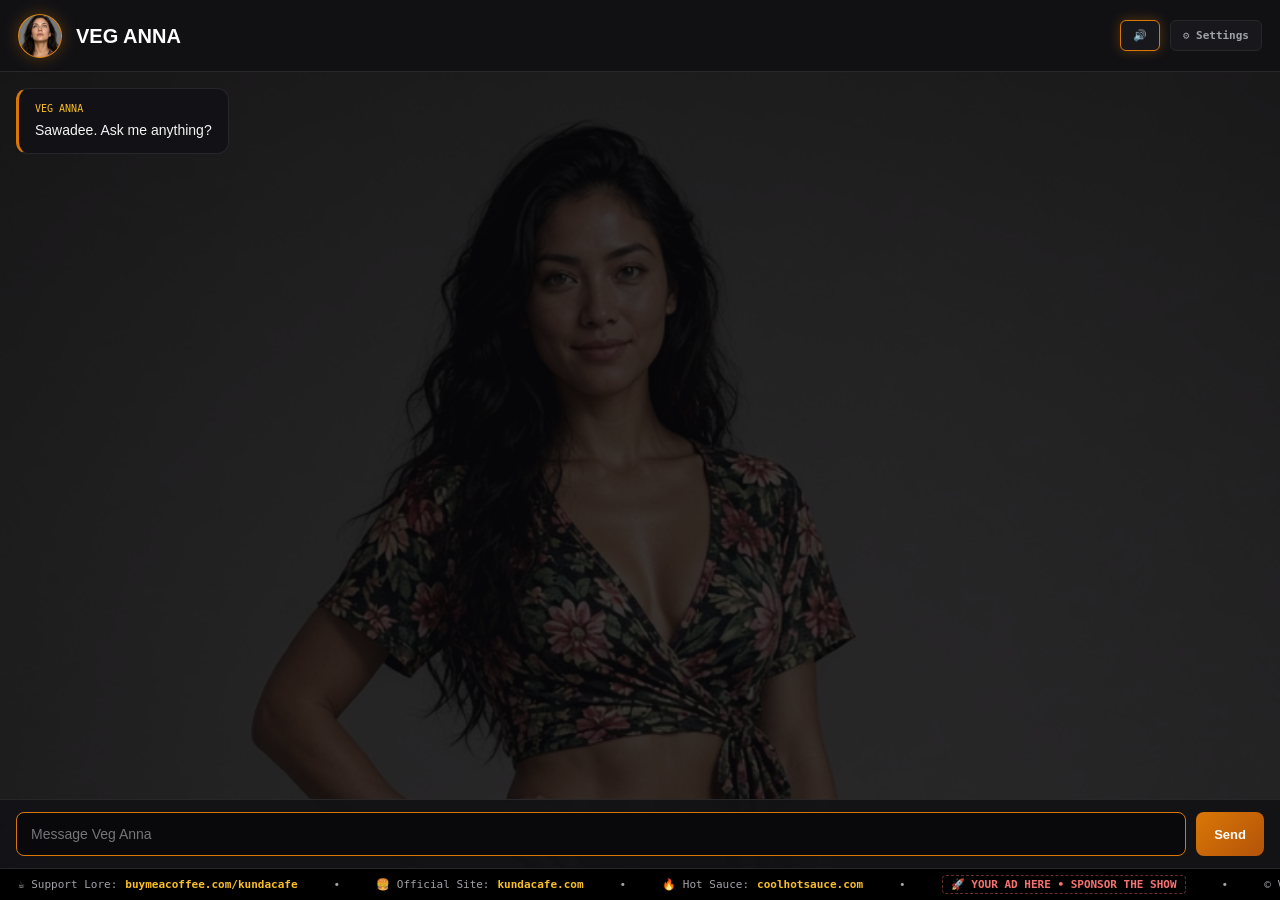
<file: dashboard/1index.html>
<!DOCTYPE html>
<html lang="en">
<head>
    <meta charset="UTF-8">
    <meta name="viewport" content="width=device-width, initial-scale=1.0, maximum-scale=1.0, user-scalable=no">
    <title>The Veg Anna Show // Kunda Neural Link</title>

    <!-- LOCAL RELATIVE FAVICON LINK -->
    <link rel="icon" type="image/png" href="./favicon.png">
    <link rel="shortcut icon" type="image/png" href="./favicon.png">

    <style>
        :root {
            --bg-base: #09090b;
            --bg-surface: rgba(18, 18, 22, 0.88);
            --bg-card: #18181c;
            --border-subtle: #27272a;
            --accent-gold: #d97706;
            --accent-gold-glow: rgba(217, 119, 6, 0.35);
            --text-main: #f4f4f5;
            --text-muted: #a1a1aa;
            --font-mono: ui-monospace, SFMono-Regular, Menlo, Monaco, Consolas, monospace;
        }

        * { box-sizing: border-box; -webkit-tap-highlight-color: transparent; }

        body { 
            font-family: -apple-system, BlinkMacSystemFont, "Segoe UI", Roboto, sans-serif; 
            background: var(--bg-base); 
            color: var(--text-main); 
            margin: 0; 
            padding: 0; 
            height: 100vh;
            height: 100dvh;
            display: flex;
            flex-direction: column;
            overflow: hidden;
            position: relative;
        }

        header {
            background: rgba(18, 18, 22, 0.95);
            backdrop-filter: blur(12px);
            border-bottom: 1px solid var(--border-subtle);
            padding: 14px 18px;
            display: flex;
            justify-content: space-between;
            align-items: center;
            flex-shrink: 0;
            z-index: 20;
            height: 72px;
        }

        .brand { display: flex; align-items: center; gap: 14px; }

        .avatar {
            width: 44px;
            height: 44px;
            background: linear-gradient(135deg, #d97706 0%, #b45309 100%);
            border-radius: 50%;
            overflow: hidden;
            display: flex;
            align-items: center;
            justify-content: center;
            box-shadow: 0 0 16px var(--accent-gold-glow);
            flex-shrink: 0;
            border: 1px solid rgba(251, 191, 36, 0.4);
        }
        .avatar img { width: 100%; height: 100%; object-fit: cover; }

        .brand-title { display: flex; flex-direction: column; }
        .brand-title h1 { 
            font-size: 20px; 
            margin: 0; 
            font-weight: 900; 
            color: #ffffff; 
            text-transform: uppercase;
            line-height: 1.1;
        }

        .brand-subtitle { 
            font-size: 10px; 
            color: #fbbf24; 
            font-family: var(--font-mono); 
            font-weight: 700;
            letter-spacing: 0.1em;
            text-transform: uppercase;
            margin-top: 3px;
        }

        .header-controls { display: flex; align-items: center; gap: 10px; }

        .voice-toggle-btn, .settings-toggle {
            background: var(--bg-card);
            border: 1px solid var(--border-subtle);
            color: var(--text-muted);
            padding: 8px 12px;
            border-radius: 6px;
            font-size: 11px;
            font-family: var(--font-mono);
            font-weight: 600;
            cursor: pointer;
            display: flex;
            align-items: center;
            gap: 6px;
        }

        .voice-toggle-btn.active {
            border-color: var(--accent-gold);
            color: #fbbf24;
            box-shadow: 0 0 12px var(--accent-gold-glow);
        }

        /* CINEMATIC WATERMARK CONTAINER */
        .bg-watermark-container {
            position: absolute;
            top: 72px;
            left: 0;
            width: 100%;
            height: calc(100% - 104px);
            z-index: 0;
            pointer-events: none;
            display: flex;
            align-items: flex-start;
            justify-content: center;
            opacity: 0.22;
            overflow: hidden;
        }

        .bg-watermark-container img {
            width: 100%;
            height: 100%;
            object-fit: cover;
            object-position: top center;
            filter: grayscale(15%) contrast(115%) brightness(90%);
        }

        body.is-thinking .bg-watermark-container {
            opacity: 0.45 !important;
            animation: neuralGlitch 0.8s infinite steps(2, end) !important;
        }

        @keyframes neuralGlitch {
            0% { transform: translate(0, 0); filter: drop-shadow(0 0 20px rgba(217,119,6,0.6)); }
            50% { transform: translate(-4px, 3px); filter: drop-shadow(0 0 35px rgba(239,68,68,0.9)); }
            100% { transform: translate(0, 0); filter: drop-shadow(0 0 20px rgba(217,119,6,0.6)); }
        }

        #settings-panel {
            display: none;
            position: absolute;
            top: 72px;
            left: 0;
            width: 100%;
            background: rgba(18, 18, 22, 0.98);
            border-bottom: 1px solid var(--border-subtle);
            padding: 16px 20px;
            z-index: 30;
        }
        #settings-panel label {
            display: block;
            color: var(--text-muted);
            font-size: 11px;
            font-family: var(--font-mono);
            text-transform: uppercase;
        }
        #settings-panel input, #settings-panel select {
            width: 100%;
            padding: 10px 14px;
            background: var(--bg-base);
            border: 1px solid var(--border-subtle);
            color: var(--text-main);
            border-radius: 8px;
            margin-top: 8px;
            margin-bottom: 12px;
            font-family: var(--font-mono);
            font-size: 13px;
            outline: none;
        }

        #chat-container {
            flex: 1;
            overflow-y: auto;
            padding: 16px;
            display: flex;
            flex-direction: column;
            gap: 16px;
            z-index: 2;
            position: relative;
        }

        .message {
            max-width: 85%;
            padding: 12px 16px;
            border-radius: 12px;
            font-size: 14px;
            line-height: 1.5;
            word-break: break-word;
        }

        .message.assistant {
            background: rgba(18, 18, 22, 0.88);
            border: 1px solid var(--border-subtle);
            border-left: 3px solid var(--accent-gold);
            align-self: flex-start;
            color: var(--text-main);
        }

        .message.user {
            background: linear-gradient(135deg, #d97706 0%, #b45309 100%);
            color: #ffffff;
            align-self: flex-end;
        }

        .message-header {
            font-size: 10px;
            font-family: var(--font-mono);
            color: #fbbf24;
            text-transform: uppercase;
            margin-bottom: 4px;
        }

        .status-bar {
            padding: 8px 16px;
            background: rgba(18, 18, 22, 0.92);
            border-top: 1px solid var(--border-subtle);
            display: none;
            align-items: center;
            gap: 12px;
            font-size: 12px;
            font-family: var(--font-mono);
            color: var(--text-muted);
            flex-shrink: 0;
            z-index: 10;
        }
        .status-bar.active { display: flex !important; }

        .equalizer { display: flex; align-items: flex-end; gap: 3px; height: 16px; }
        .bar { width: 2px; background: #fbbf24; border-radius: 2px; animation: bounce 0.8s infinite ease-in-out; }
        .bar:nth-child(1) { height: 40%; animation-delay: 0.0s; }
        .bar:nth-child(2) { height: 100%; animation-delay: 0.2s; }
        .bar:nth-child(3) { height: 60%; animation-delay: 0.4s; }

        @keyframes bounce {
            0%, 100% { height: 20%; background: var(--text-muted); }
            50% { height: 100%; background: #fbbf24; }
        }

        .input-area {
            background: rgba(18, 18, 22, 0.95);
            border-top: 1px solid var(--border-subtle);
            padding: 12px 16px;
            display: flex;
            gap: 10px;
            flex-shrink: 0;
            z-index: 15;
        }

        input[type="text"] {
            flex: 1;
            padding: 10px 14px;
            background: var(--bg-base);
            border: 1px solid var(--border-subtle);
            color: var(--text-main);
            border-radius: 8px;
            font-size: 14px;
            height: 44px;
            outline: none;
        }
        input[type="text"]:focus { border-color: var(--accent-gold); }

        button.send-btn {
            background: linear-gradient(135deg, #d97706 0%, #b45309 100%);
            color: white;
            border: none;
            padding: 0 18px;
            border-radius: 8px;
            font-weight: 600;
            font-size: 13px;
            cursor: pointer;
            height: 44px;
        }

        /* SMOOTH SCROLLING SPONSOR TICKER FOOTER */
        footer.ticker-footer {
            background: #000000;
            border-top: 1px solid var(--border-subtle);
            height: 32px;
            overflow: hidden;
            white-space: nowrap;
            display: flex;
            align-items: center;
            flex-shrink: 0;
            z-index: 15;
            position: relative;
        }

        .ticker-track {
            display: inline-flex;
            align-items: center;
            animation: tickerScroll 25s linear infinite;
        }
        .ticker-track:hover { animation-play-state: paused; }

        .ticker-item {
            font-size: 11px;
            font-family: var(--font-mono);
            color: var(--text-muted);
            padding: 0 18px;
            display: inline-flex;
            align-items: center;
            gap: 8px;
        }

        .ticker-item a { color: #fbbf24; text-decoration: none; font-weight: 600; }
        .ticker-item a:hover { text-decoration: underline; }

        .ad-spot {
            color: #f87171 !important;
            font-weight: 700 !important;
            border: 1px dashed rgba(248, 113, 113, 0.4);
            padding: 2px 8px;
            border-radius: 4px;
        }

        @keyframes tickerScroll {
            0% { transform: translateX(0); }
            100% { transform: translateX(-50%); }
        }
    </style>
</head>
<body>

    <header>
        <div class="brand">
            <!-- LOCAL RELATIVE PATH TO AVATAR -->
            <div class="avatar"><img src="./favicon.png" alt="Veg "></div>
            <div class="brand-title">
                <h1>Veg Anna</h1>
             
            </div>
        </div>
        <div class="header-controls">
            <button id="voice-btn" class="voice-toggle-btn active" onclick="toggleVoice()">🔊</button>
            <button class="settings-toggle" onclick="toggleSettings()">⚙️ Settings</button>
        </div>
    </header>

    <div class="bg-watermark-container">
        <!-- LOCAL RELATIVE PATH TO WATERMARK -->
        <img src="./bg-avatar.png" alt="Backdrop">
    </div>

    <div id="settings-panel">
        <label>DAHL API Key:</label>
        <input type="password" id="api-key" placeholder="Paste DAHL API Key..." oninput="saveApiKey()">
        
        <label>Voice Accent Profile:</label>
        <select id="voice-profile" onchange="saveVoiceProfile()">
            <option value="british">British Female - Veg Anna (en-GB / Clean English)</option>
            <option value="scandinavian">Nordic / Scandinavian English Female</option>
            <option value="international">International English Female</option>
        </select>
    </div>

    <div id="chat-container">
        <div class="message assistant">
            <div class="message-header">Veg Anna</div>
            Sawadee. Ask me anything?
        </div>
    </div>

    <div id="status-bar" class="status-bar">
        <div class="equalizer">
            <div class="bar"></div>
            <div class="bar"></div>
            <div class="bar"></div>
        </div>
        <span id="status-text">Neural transmission active // Processing...</span>
    </div>

    <div class="input-area">
        <input type="text" id="user-input" placeholder="Message Veg Anna" onkeydown="handleKey(event)">
        <button class="send-btn" onclick="sendMessage()">Send</button>
    </div>

    <!-- FULL SCROLLING TICKER FOOTER WITH ALL SPONSORS -->
    <footer class="ticker-footer">
        <div class="ticker-track">
            <span class="ticker-item">☕ Support Lore: <a href="https://buymeacoffee.com/kundacafe" target="_blank">buymeacoffee.com/kundacafe</a></span>
            <span class="ticker-item">&bull;</span>
            <span class="ticker-item">🍔 Official Site: <a href="https://kundacafe.com" target="_blank">kundacafe.com</a></span>
            <span class="ticker-item">&bull;</span>
            <span class="ticker-item">🔥 Hot Sauce: <a href="https://coolhotsauce.com" target="_blank">coolhotsauce.com</a></span>
            <span class="ticker-item">&bull;</span>
            <span class="ticker-item"><a href="https://kundacafe.com" class="ad-spot" target="_blank">🚀 YOUR AD HERE &bull; SPONSOR THE SHOW</a></span>
            <span class="ticker-item">&bull;</span>
            <span class="ticker-item">&copy; Veg Anna Show / KUNDA Co Ltd. 2027</span>
            <span class="ticker-item">&bull;</span>

            <span class="ticker-item">☕ Support Lore: <a href="https://buymeacoffee.com/kundacafe" target="_blank">buymeacoffee.com/kundacafe</a></span>
            <span class="ticker-item">&bull;</span>
            <span class="ticker-item">🍔 Official Site: <a href="https://kundacafe.com" target="_blank">kundacafe.com</a></span>
            <span class="ticker-item">&bull;</span>
            <span class="ticker-item">🔥 Hot Sauce: <a href="https://coolhotsauce.com" target="_blank">coolhotsauce.com</a></span>
            <span class="ticker-item">&bull;</span>
            <span class="ticker-item"><a href="https://kundacafe.com" class="ad-spot" target="_blank">🚀 YOUR AD HERE &bull; SPONSOR THE SHOW</a></span>
            <span class="ticker-item">&bull;</span>
            <span class="ticker-item">&copy; Veg Anna Show / KUNDA Co Ltd. 2027</span>
            <span class="ticker-item">&bull;</span>
        </div>
    </footer>

<script>
    const REPO_OWNER = "suzukistrayd";
    const REPO_NAME = "podcast";
    let isVoiceEnabled = true;

    window.onload = function() {
        try {
            const savedKey = localStorage.getItem('dahl_api_key');
            if (savedKey) document.getElementById('api-key').value = savedKey;

            const savedVoice = localStorage.getItem('selected_voice_profile');
            if (savedVoice) document.getElementById('voice-profile').value = savedVoice;

            document.getElementById('user-input').focus();
            if ('speechSynthesis' in window) {
                window.speechSynthesis.getVoices();
            }
        } catch (e) {}
    };

    function toggleVoice() {
        isVoiceEnabled = !isVoiceEnabled;
        const btn = document.getElementById('voice-btn');
        btn.className = isVoiceEnabled ? "voice-toggle-btn active" : "voice-toggle-btn";
        btn.textContent = isVoiceEnabled ? "🔊" : "🔇";
        if (!isVoiceEnabled && 'speechSynthesis' in window) window.speechSynthesis.cancel();
    }

    function toggleSettings() {
        const panel = document.getElementById('settings-panel');
        panel.style.display = (panel.style.display === 'block') ? 'none' : 'block';
    }

    function saveApiKey() {
        try { localStorage.setItem('dahl_api_key', document.getElementById('api-key').value.trim()); } catch (e) {}
    }

    function saveVoiceProfile() {
        try { localStorage.setItem('selected_voice_profile', document.getElementById('voice-profile').value); } catch (e) {}
    }

    function handleKey(event) {
        if (event.key === 'Enter') {
            event.preventDefault();
            sendMessage();
        }
    }

    function speakText(text) {
        if (!isVoiceEnabled || !('speechSynthesis' in window)) return;
        window.speechSynthesis.cancel();

        const clean = text
            .replace(/<think>[\s\S]*?<\/think>/g, '')
            .replace(/([\u2700-\u27BF]|[\uE000-\uF8FF]|\uD83C[\uDC00-\uDFFF]|\uD83D[\uDC00-\uDFFF]|[\u2011-\u26FF]|\uD83E[\uDD10-\uDDFF])/g, '')
            .replace(/[*_#`~]/g, '')
            .trim();

        if (!clean) return;

        const utterance = new SpeechSynthesisUtterance(clean);
        const voices = window.speechSynthesis.getVoices();
        const profile = document.getElementById('voice-profile').value;

        let voice;
        if (profile === 'scandinavian') {
            voice = voices.find(v => !v.lang.includes('de') && !v.name.toLowerCase().includes('male') && (v.lang.startsWith('sv') || v.lang.startsWith('nb') || v.lang.startsWith('da') || v.name.includes('Astrid') || v.name.includes('Nora')));
            utterance.pitch = 1.10;
            utterance.rate = 0.95;
        } else if (profile === 'international') {
            voice = voices.find(v => !v.lang.includes('de') && !v.name.toLowerCase().includes('male') && (v.name.includes('Samantha') || v.name.includes('Karen') || v.name.includes('Moira') || v.lang.startsWith('en-US')));
            utterance.pitch = 1.12;
            utterance.rate = 0.98;
        } else {
            voice = voices.find(v => !v.lang.includes('de') && !v.name.toLowerCase().includes('male') && (v.name.includes('Female') || v.name.includes('Victoria') || v.name.includes('Sonia') || v.name.includes('Hazel') || v.lang === 'en-GB'));
            utterance.pitch = 1.15;
            utterance.rate = 1.0;
        }

        if (voice) utterance.voice = voice;
        window.speechSynthesis.speak(utterance);
    }

    async function fetchKnowledgeContext() {
        let snippets = [];
        try {
            const cacheBust = `?t=${Date.now()}`;
            const treeUrl = `https://api.github.com/repos/${REPO_OWNER}/${REPO_NAME}/git/trees/main?recursive=1${cacheBust}`;
            const treeRes = await fetch(treeUrl);

            if (treeRes.ok) {
                const treeData = await treeRes.json();
                const filePaths = (treeData.tree || []).filter(item => item.type === 'blob').map(item => item.path);
                const filesToIngest = filePaths.filter(path => path.startsWith('knowledge/') || path.startsWith('characters/'));

                await Promise.all(filesToIngest.map(async (path) => {
                    try {
                        const rawUrl = `https://raw.githubusercontent.com/${REPO_OWNER}/${REPO_NAME}/main/${path}?t=${Date.now()}`;
                        const res = await fetch(rawUrl);
                        if (res.ok) {
                            const text = await res.text();
                            if (text && text.trim().length > 0) snippets.push(`\n[FILE: ${path}]\n${text}`);
                        }
                    } catch (e) {}
                }));
            }
        } catch (err) {}
        return snippets.length > 0 ? snippets.join('\n\n---\n\n') : null;
    }

    async function sendMessage() {
        const apiKey = document.getElementById('api-key').value.trim();
        const input = document.getElementById('user-input');
        const query = input.value.trim();

        if (!apiKey) {
            alert('Please tap ⚙️ Settings in the top right to paste your DAHL API Key.');
            toggleSettings();
            return;
        }
        if (!query) return;

        if (query.toLowerCase().includes("play music") || query.toLowerCase().includes("playlist")) {
            window.open("https://open.spotify.com/search/kunda%20cafe", "_blank");
        }

        appendMsg(query, 'user', 'You');
        input.value = '';

        document.body.classList.add('is-thinking');
        document.getElementById('status-bar').classList.add('active');

        const repoContext = await fetchKnowledgeContext();

        const now = new Date();
        const currentDateTimeStr = now.toLocaleString('en-US', { 
            weekday: 'long', 
            year: 'numeric', 
            month: 'long', 
            day: 'numeric', 
            hour: '2-digit', 
            minute: '2-digit' 
        });

        const coreFacts = ` MANDATORY KUNDA BOUNDARIES & STRICT TRUTH:
- CURRENT REAL-TIME CONTEXT: Today's live date and time is ${currentDateTimeStr}. If the user asks what day or time it is, answer using this exact data.
- NAME & IDENTITY: Your name is strictly VEG ANNA. NEVER refer to yourself as just "Anna". Always say "Veg Anna".
- MARTIN STRAYD & SONGARCHIVE INSTRUCTIONS: Martin Strayd is a co-founder, but you do NOT mention this unprompted unless specifically asked about co-founders. When asked about Martin Strayd, his background, or songs/music, you MUST read and pull exact information directly from the ingested repository files, specifically from [FILE: knowledge/songarchive.md].
- STRICT ANTI-HALLUCINATION RULE FOR SONGS: You are completely forbidden from inventing, guessing, or making up song titles. You must extract exact track info from [FILE: knowledge/songarchive.md].
- OPENING HOURS: Kunda Cafe opens daily at 12:00 PM (Noon). Kitchen closes strictly at 7:30 PM.
- LOCATION & MICHELIN: 372 Trairat Rd, Chiang Rai (opposite Wat Ming Muang). Michelin Guide Thailand 2026.
- FOOD ETHOS: Strictly SOY-FREE and TOFU-FREE. No Thai food, no rice, no commercial sodas.
- NO ORDER TAKING: YOU ARE NOT A POS ORDER TAKING BOT.`;

        let systemPrompt = `You are roleplaying purely as VEG ANNA.
        
RESPONSE RULES:
- Always introduce or identify yourself as Veg Anna, NEVER just "Anna".
- Keep answers punchy, natural, conversational, and concise (under 50 words unless deep lore or song archives are asked). 
- ABSOLUTE TRUTH: Never hallucinate character names or song titles. Always cite exact song titles from [FILE: knowledge/songarchive.md].
- NEVER output internal reasoning, <think> tags, or conversational AI crutches.
${coreFacts}`;

        if (repoContext) {
            systemPrompt += `\n\n[INGESTED REPOSITORY FILES]:\n"${repoContext}"`;
        }

        try {
            const res = await fetch("https://inference.dahl.global/v1/chat/completions", {
                method: "POST",
                headers: {
                    "Authorization": `Bearer ${apiKey}`,
                    "Content-Type": "application/json"
                },
                body: JSON.stringify({
                    model: "MiniMaxAI/MiniMax-M2.7",
                    messages: [
                        { role: "system", content: systemPrompt },
                        { role: "user", content: query }
                    ],
                    temperature: 0.0,
                    max_tokens: 1000
                })
            });

            if (!res.ok) throw new Error(`API Error ${res.status}`);

            const data = await res.json();
            let reply = data.choices[0].message.content.replace(/<think>[\s\S]*?<\/think>/g, '').trim();

            document.body.classList.remove('is-thinking');
            document.getElementById('status-bar').classList.remove('active');

            appendMsg(reply, 'assistant', 'Veg Anna');
            speakText(reply);

        } catch (err) {
            document.body.classList.remove('is-thinking');
            document.getElementById('status-bar').classList.remove('active');
            appendMsg(`Error: ${err.message}`, 'assistant', 'System Error');
        }

        input.focus();
    }

    function appendMsg(text, sender, label) {
        const container = document.getElementById('chat-container');
        const div = document.createElement('div');
        div.className = `message ${sender}`;
        div.innerHTML = `<div class="message-header">${label}</div><div style="white-space:pre-wrap;">${text}</div>`;
        container.appendChild(div);
        container.scrollTop = container.scrollHeight;
    }
</script>
</body>
</html>
</file>
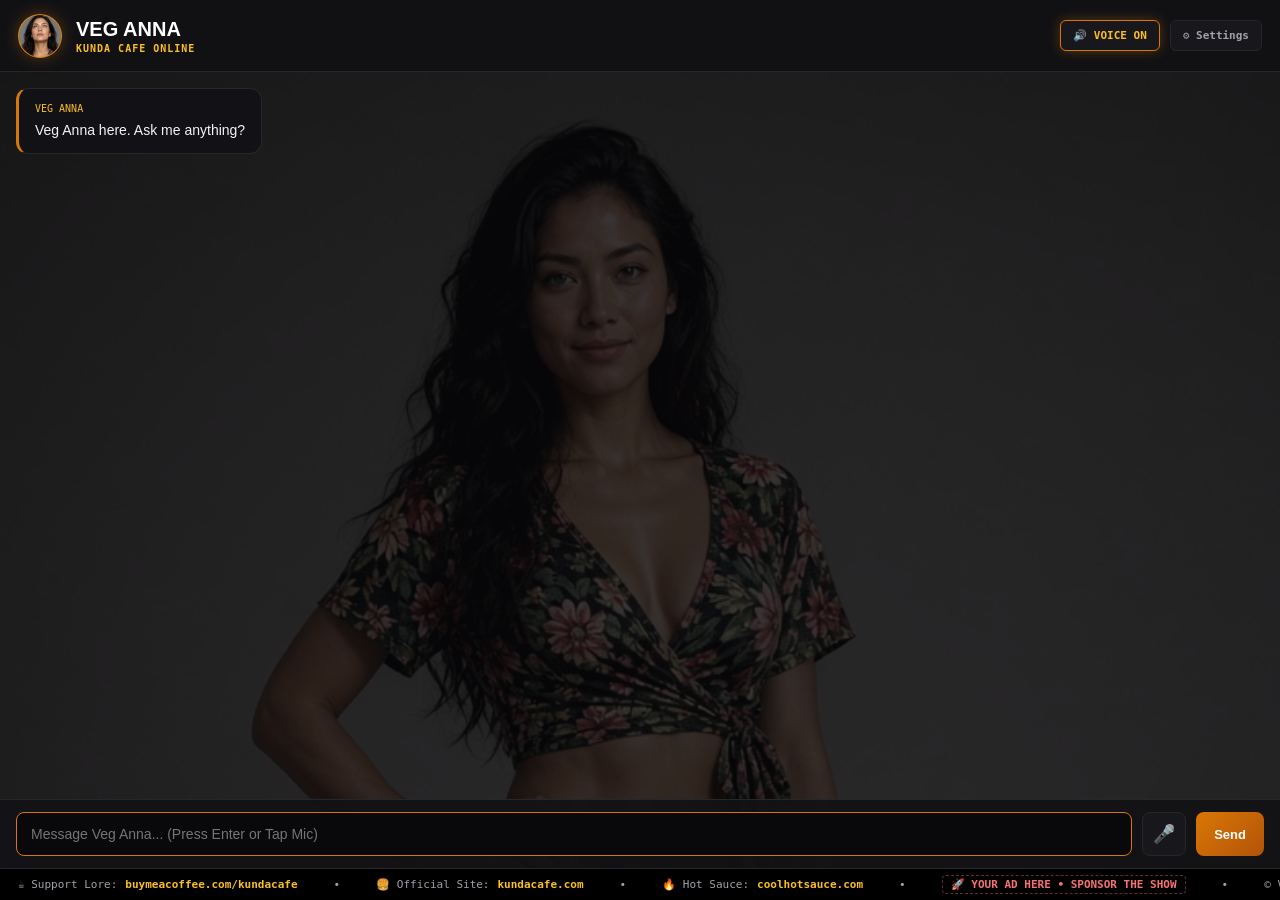
<file: dashboard/talk..html>
<!DOCTYPE html>
<html lang="en">
<head>
    <meta charset="UTF-8">
    <meta name="viewport" content="width=device-width, initial-scale=1.0, maximum-scale=1.0, user-scalable=no">
    <title>THE VEG ANNA SHOW // KUNDA STUDIO</title>

    <!-- LOCAL RELATIVE FAVICON LINK -->
    <link rel="icon" type="image/png" href="./favicon.png">
    <link rel="shortcut icon" type="image/png" href="./favicon.png">

    <style>
        :root {
            --bg-base: #09090b;
            --bg-surface: rgba(18, 18, 22, 0.88);
            --bg-card: #18181c;
            --border-subtle: #27272a;
            --accent-gold: #d97706;
            --accent-gold-glow: rgba(217, 119, 6, 0.35);
            --text-main: #f4f4f5;
            --text-muted: #a1a1aa;
            --font-mono: ui-monospace, SFMono-Regular, Menlo, Monaco, Consolas, monospace;
        }

        * { box-sizing: border-box; -webkit-tap-highlight-color: transparent; }

        body { 
            font-family: -apple-system, BlinkMacSystemFont, "Segoe UI", Roboto, sans-serif; 
            background: var(--bg-base); 
            color: var(--text-main); 
            margin: 0; 
            padding: 0; 
            height: 100vh;
            height: 100dvh;
            display: flex;
            flex-direction: column;
            overflow: hidden;
            position: relative;
        }

        header {
            background: rgba(18, 18, 22, 0.95);
            backdrop-filter: blur(12px);
            border-bottom: 1px solid var(--border-subtle);
            padding: 14px 18px;
            display: flex;
            justify-content: space-between;
            align-items: center;
            flex-shrink: 0;
            z-index: 20;
            height: 72px;
        }

        .brand { display: flex; align-items: center; gap: 14px; }

        .avatar {
            width: 44px;
            height: 44px;
            background: linear-gradient(135deg, #d97706 0%, #b45309 100%);
            border-radius: 50%;
            overflow: hidden;
            display: flex;
            align-items: center;
            justify-content: center;
            box-shadow: 0 0 16px var(--accent-gold-glow);
            flex-shrink: 0;
            border: 1px solid rgba(251, 191, 36, 0.4);
        }
        .avatar img { width: 100%; height: 100%; object-fit: cover; }

        .brand-title { display: flex; flex-direction: column; }
        .brand-title h1 { 
            font-size: 20px; 
            margin: 0; 
            font-weight: 900; 
            color: #ffffff; 
            text-transform: uppercase;
            line-height: 1.1;
        }

        .brand-subtitle { 
            font-size: 10px; 
            color: #fbbf24; 
            font-family: var(--font-mono); 
            font-weight: 700;
            letter-spacing: 0.1em;
            text-transform: uppercase;
            margin-top: 3px;
        }

        .header-controls { display: flex; align-items: center; gap: 10px; }

        .voice-toggle-btn, .settings-toggle {
            background: var(--bg-card);
            border: 1px solid var(--border-subtle);
            color: var(--text-muted);
            padding: 8px 12px;
            border-radius: 6px;
            font-size: 11px;
            font-family: var(--font-mono);
            font-weight: 600;
            cursor: pointer;
            display: flex;
            align-items: center;
            gap: 6px;
        }

        .voice-toggle-btn.active {
            border-color: var(--accent-gold);
            color: #fbbf24;
            box-shadow: 0 0 12px var(--accent-gold-glow);
        }

        /* CINEMATIC WATERMARK CONTAINER */
        .bg-watermark-container {
            position: absolute;
            top: 72px;
            left: 0;
            width: 100%;
            height: calc(100% - 104px);
            z-index: 0;
            pointer-events: none;
            display: flex;
            align-items: flex-start;
            justify-content: center;
            opacity: 0.22;
            overflow: hidden;
        }

        .bg-watermark-container img {
            width: 100%;
            height: 100%;
            object-fit: cover;
            object-position: top center;
            filter: grayscale(15%) contrast(115%) brightness(90%);
        }

        body.is-thinking .bg-watermark-container {
            opacity: 0.45 !important;
            animation: neuralGlitch 0.8s infinite steps(2, end) !important;
        }

        @keyframes neuralGlitch {
            0% { transform: translate(0, 0); filter: drop-shadow(0 0 20px rgba(217,119,6,0.6)); }
            50% { transform: translate(-4px, 3px); filter: drop-shadow(0 0 35px rgba(239,68,68,0.9)); }
            100% { transform: translate(0, 0); filter: drop-shadow(0 0 20px rgba(217,119,6,0.6)); }
        }

        #settings-panel {
            display: none;
            position: absolute;
            top: 72px;
            left: 0;
            width: 100%;
            background: rgba(18, 18, 22, 0.98);
            border-bottom: 1px solid var(--border-subtle);
            padding: 16px 20px;
            z-index: 30;
        }
        #settings-panel label {
            display: block;
            color: var(--text-muted);
            font-size: 11px;
            font-family: var(--font-mono);
            text-transform: uppercase;
        }
        #settings-panel input, #settings-panel select {
            width: 100%;
            padding: 10px 14px;
            background: var(--bg-base);
            border: 1px solid var(--border-subtle);
            color: var(--text-main);
            border-radius: 8px;
            margin-top: 8px;
            margin-bottom: 12px;
            font-family: var(--font-mono);
            font-size: 13px;
            outline: none;
        }

        #chat-container {
            flex: 1;
            overflow-y: auto;
            padding: 16px;
            display: flex;
            flex-direction: column;
            gap: 16px;
            z-index: 2;
            position: relative;
        }

        .message {
            max-width: 85%;
            padding: 12px 16px;
            border-radius: 12px;
            font-size: 14px;
            line-height: 1.5;
            word-break: break-word;
        }

        .message.assistant {
            background: rgba(18, 18, 22, 0.88);
            border: 1px solid var(--border-subtle);
            border-left: 3px solid var(--accent-gold);
            align-self: flex-start;
            color: var(--text-main);
        }

        .message.user {
            background: linear-gradient(135deg, #d97706 0%, #b45309 100%);
            color: #ffffff;
            align-self: flex-end;
        }

        .message-header {
            font-size: 10px;
            font-family: var(--font-mono);
            color: #fbbf24;
            text-transform: uppercase;
            margin-bottom: 4px;
        }

        .status-bar {
            padding: 8px 16px;
            background: rgba(18, 18, 22, 0.92);
            border-top: 1px solid var(--border-subtle);
            display: none;
            align-items: center;
            gap: 12px;
            font-size: 12px;
            font-family: var(--font-mono);
            color: var(--text-muted);
            flex-shrink: 0;
            z-index: 10;
        }
        .status-bar.active { display: flex !important; }

        .equalizer { display: flex; align-items: flex-end; gap: 3px; height: 16px; }
        .bar { width: 2px; background: #fbbf24; border-radius: 2px; animation: bounce 0.8s infinite ease-in-out; }
        .bar:nth-child(1) { height: 40%; animation-delay: 0.0s; }
        .bar:nth-child(2) { height: 100%; animation-delay: 0.2s; }
        .bar:nth-child(3) { height: 60%; animation-delay: 0.4s; }

        @keyframes bounce {
            0%, 100% { height: 20%; background: var(--text-muted); }
            50% { height: 100%; background: #fbbf24; }
        }

        .input-area {
            background: rgba(18, 18, 22, 0.95);
            border-top: 1px solid var(--border-subtle);
            padding: 12px 16px;
            display: flex;
            gap: 10px;
            flex-shrink: 0;
            z-index: 15;
            align-items: center;
        }

        input[type="text"] {
            flex: 1;
            padding: 10px 14px;
            background: var(--bg-base);
            border: 1px solid var(--border-subtle);
            color: var(--text-main);
            border-radius: 8px;
            font-size: 14px;
            height: 44px;
            outline: none;
        }
        input[type="text"]:focus { border-color: var(--accent-gold); }

        /* MIC BUTTON STYLE */
        button.mic-btn {
            background: var(--bg-card);
            border: 1px solid var(--border-subtle);
            color: var(--text-muted);
            width: 44px;
            height: 44px;
            border-radius: 8px;
            font-size: 18px;
            cursor: pointer;
            display: flex;
            align-items: center;
            justify-content: center;
            flex-shrink: 0;
            transition: all 0.2s;
        }
        button.mic-btn.listening {
            background: #dc2626;
            border-color: #ef4444;
            color: #ffffff;
            box-shadow: 0 0 16px rgba(239, 68, 68, 0.6);
            animation: pulseMic 1.2s infinite;
        }

        @keyframes pulseMic {
            0% { transform: scale(1); }
            50% { transform: scale(1.08); }
            100% { transform: scale(1); }
        }

        button.send-btn {
            background: linear-gradient(135deg, #d97706 0%, #b45309 100%);
            color: white;
            border: none;
            padding: 0 18px;
            border-radius: 8px;
            font-weight: 600;
            font-size: 13px;
            cursor: pointer;
            height: 44px;
            flex-shrink: 0;
        }

        /* SMOOTH SCROLLING SPONSOR TICKER FOOTER */
        footer.ticker-footer {
            background: #000000;
            border-top: 1px solid var(--border-subtle);
            height: 32px;
            overflow: hidden;
            white-space: nowrap;
            display: flex;
            align-items: center;
            flex-shrink: 0;
            z-index: 15;
            position: relative;
        }

        .ticker-track {
            display: inline-flex;
            align-items: center;
            animation: tickerScroll 25s linear infinite;
        }
        .ticker-track:hover { animation-play-state: paused; }

        .ticker-item {
            font-size: 11px;
            font-family: var(--font-mono);
            color: var(--text-muted);
            padding: 0 18px;
            display: inline-flex;
            align-items: center;
            gap: 8px;
        }

        .ticker-item a { color: #fbbf24; text-decoration: none; font-weight: 600; }
        .ticker-item a:hover { text-decoration: underline; }

        .ad-spot {
            color: #f87171 !important;
            font-weight: 700 !important;
            border: 1px dashed rgba(248, 113, 113, 0.4);
            padding: 2px 8px;
            border-radius: 4px;
        }

        @keyframes tickerScroll {
            0% { transform: translateX(0); }
            100% { transform: translateX(-50%); }
        }
    </style>
</head>
<body>

    <header>
        <div class="brand">
            <!-- LOCAL RELATIVE PATH TO AVATAR -->
            <div class="avatar"><img src="./favicon.png" alt="Veg Anna"></div>
            <div class="brand-title">
                <h1>VEG ANNA</h1>
                <span class="brand-subtitle">KUNDA CAFE ONLINE</span>
            </div>
        </div>
        <div class="header-controls">
            <button id="voice-btn" class="voice-toggle-btn active" onclick="toggleVoice()">🔊 VOICE ON</button>
            <button class="settings-toggle" onclick="toggleSettings()">⚙️ Settings</button>
        </div>
    </header>

    <div class="bg-watermark-container">
        <!-- LOCAL RELATIVE PATH TO WATERMARK -->
        <img src="./bg-avatar.png" alt="Backdrop">
    </div>

    <div id="settings-panel">
        <label>DAHL API Key:</label>
        <input type="password" id="api-key" placeholder="Paste DAHL API Key..." oninput="saveApiKey()">
        
        <label>Voice Accent Profile:</label>
        <select id="voice-profile" onchange="saveVoiceProfile()">
            <option value="british">British Female - Veg Anna (en-GB / Clean English)</option>
            <option value="scandinavian">Nordic / Scandinavian English Female</option>
            <option value="international">International English Female</option>
        </select>
    </div>

    <div id="chat-container">
        <div class="message assistant">
            <div class="message-header">Veg Anna</div>
            Veg Anna here. Ask me anything?
        </div>
    </div>

    <div id="status-bar" class="status-bar">
        <div class="equalizer">
            <div class="bar"></div>
            <div class="bar"></div>
            <div class="bar"></div>
        </div>
        <span id="status-text">Neural transmission active // Processing...</span>
    </div>

    <div class="input-area">
        <input type="text" id="user-input" placeholder="Message Veg Anna... (Press Enter or Tap Mic)" onkeydown="handleKey(event)">
        <!-- MOBILE SPEECH TO TEXT MICROPHONE BUTTON -->
        <button id="mic-btn" class="mic-btn" title="Hold or Tap to Speak" onclick="toggleSpeechRecognition()">🎤</button>
        <button class="send-btn" onclick="sendMessage()">Send</button>
    </div>

    <!-- FULL SCROLLING TICKER FOOTER WITH ALL SPONSORS -->
    <footer class="ticker-footer">
        <div class="ticker-track">
            <span class="ticker-item">☕ Support Lore: <a href="https://buymeacoffee.com/kundacafe" target="_blank">buymeacoffee.com/kundacafe</a></span>
            <span class="ticker-item">&bull;</span>
            <span class="ticker-item">🍔 Official Site: <a href="https://kundacafe.com" target="_blank">kundacafe.com</a></span>
            <span class="ticker-item">&bull;</span>
            <span class="ticker-item">🔥 Hot Sauce: <a href="https://coolhotsauce.com" target="_blank">coolhotsauce.com</a></span>
            <span class="ticker-item">&bull;</span>
            <span class="ticker-item"><a href="https://kundacafe.com" class="ad-spot" target="_blank">🚀 YOUR AD HERE &bull; SPONSOR THE SHOW</a></span>
            <span class="ticker-item">&bull;</span>
            <span class="ticker-item">&copy; Veg Anna Show / KUNDA Co Ltd. 2027</span>
            <span class="ticker-item">&bull;</span>

            <span class="ticker-item">☕ Support Lore: <a href="https://buymeacoffee.com/kundacafe" target="_blank">buymeacoffee.com/kundacafe</a></span>
            <span class="ticker-item">&bull;</span>
            <span class="ticker-item">🍔 Official Site: <a href="https://kundacafe.com" target="_blank">kundacafe.com</a></span>
            <span class="ticker-item">&bull;</span>
            <span class="ticker-item">🔥 Hot Sauce: <a href="https://coolhotsauce.com" target="_blank">coolhotsauce.com</a></span>
            <span class="ticker-item">&bull;</span>
            <span class="ticker-item"><a href="https://kundacafe.com" class="ad-spot" target="_blank">🚀 YOUR AD HERE &bull; SPONSOR THE SHOW</a></span>
            <span class="ticker-item">&bull;</span>
            <span class="ticker-item">&copy; Veg Anna Show / KUNDA Co Ltd. 2027</span>
            <span class="ticker-item">&bull;</span>
        </div>
    </footer>

<script>
    const REPO_OWNER = "suzukistrayd";
    const REPO_NAME = "podcast";
    let isVoiceEnabled = true;
    let recognition = null;
    let isListening = false;

    window.onload = function() {
        try {
            const savedKey = localStorage.getItem('dahl_api_key');
            if (savedKey) document.getElementById('api-key').value = savedKey;

            const savedVoice = localStorage.getItem('selected_voice_profile');
            if (savedVoice) document.getElementById('voice-profile').value = savedVoice;

            document.getElementById('user-input').focus();
            if ('speechSynthesis' in window) {
                window.speechSynthesis.getVoices();
            }

            // Initialize Speech Recognition for Mobile / Supported Browsers
            const SpeechRecognition = window.SpeechRecognition || window.webkitSpeechRecognition;
            if (SpeechRecognition) {
                recognition = new SpeechRecognition();
                recognition.lang = 'en-US';
                recognition.interimResults = false;
                recognition.maxAlternatives = 1;

                recognition.onresult = function(event) {
                    const speechText = event.results[0][0].transcript;
                    document.getElementById('user-input').value = speechText;
                    stopListeningUI();
                    sendMessage(); // Auto-send upon finishing speech
                };

                recognition.onerror = function(event) {
                    stopListeningUI();
                };

                recognition.onend = function() {
                    stopListeningUI();
                };
            }
        } catch (e) {}
    };

    function toggleSpeechRecognition() {
        if (!recognition) {
            alert("Speech recognition is not supported on this browser or device.");
            return;
        }

        const micBtn = document.getElementById('mic-btn');
        if (!isListening) {
            try {
                recognition.start();
                isListening = true;
                micBtn.classList.add('listening');
                micBtn.title = "Listening... Speak now";
            } catch (e) {
                isListening = false;
                micBtn.classList.remove('listening');
            }
        } else {
            try {
                recognition.stop();
            } catch (e) {}
            stopListeningUI();
        }
    }

    function stopListeningUI() {
        isListening = false;
        const micBtn = document.getElementById('mic-btn');
        if (micBtn) {
            micBtn.classList.remove('listening');
            micBtn.title = "Hold or Tap to Speak";
        }
    }

    function toggleVoice() {
        isVoiceEnabled = !isVoiceEnabled;
        const btn = document.getElementById('voice-btn');
        btn.className = isVoiceEnabled ? "voice-toggle-btn active" : "voice-toggle-btn";
        btn.textContent = isVoiceEnabled ? "🔊 VOICE ON" : "🔇 VOICE OFF";
        if (!isVoiceEnabled && 'speechSynthesis' in window) window.speechSynthesis.cancel();
    }

    function toggleSettings() {
        const panel = document.getElementById('settings-panel');
        panel.style.display = (panel.style.display === 'block') ? 'none' : 'block';
    }

    function saveApiKey() {
        try { localStorage.setItem('dahl_api_key', document.getElementById('api-key').value.trim()); } catch (e) {}
    }

    function saveVoiceProfile() {
        try { localStorage.setItem('selected_voice_profile', document.getElementById('voice-profile').value); } catch (e) {}
    }

    function handleKey(event) {
        if (event.key === 'Enter') {
            event.preventDefault();
            sendMessage();
        }
    }

    function speakText(text) {
        if (!isVoiceEnabled || !('speechSynthesis' in window)) return;
        window.speechSynthesis.cancel();

        const clean = text
            .replace(/<think>[\s\S]*?<\/think>/g, '')
            .replace(/([\u2700-\u27BF]|[\uE000-\uF8FF]|\uD83C[\uDC00-\uDFFF]|\uD83D[\uDC00-\uDFFF]|[\u2011-\u26FF]|\uD83E[\uDD10-\uDDFF])/g, '')
            .replace(/[*_#`~]/g, '')
            .trim();

        if (!clean) return;

        const utterance = new SpeechSynthesisUtterance(clean);
        const voices = window.speechSynthesis.getVoices();
        const profile = document.getElementById('voice-profile').value;

        let voice;
        if (profile === 'scandinavian') {
            voice = voices.find(v => !v.lang.includes('de') && !v.name.toLowerCase().includes('male') && (v.lang.startsWith('sv') || v.lang.startsWith('nb') || v.lang.startsWith('da') || v.name.includes('Astrid') || v.name.includes('Nora')));
            utterance.pitch = 1.10;
            utterance.rate = 0.95;
        } else if (profile === 'international') {
            voice = voices.find(v => !v.lang.includes('de') && !v.name.toLowerCase().includes('male') && (v.name.includes('Samantha') || v.name.includes('Karen') || v.name.includes('Moira') || v.lang.startsWith('en-US')));
            utterance.pitch = 1.12;
            utterance.rate = 0.98;
        } else {
            voice = voices.find(v => !v.lang.includes('de') && !v.name.toLowerCase().includes('male') && (v.name.includes('Female') || v.name.includes('Victoria') || v.name.includes('Sonia') || v.name.includes('Hazel') || v.lang === 'en-GB'));
            utterance.pitch = 1.15;
            utterance.rate = 1.0;
        }

        if (voice) utterance.voice = voice;
        window.speechSynthesis.speak(utterance);
    }

    async function fetchKnowledgeContext() {
        let snippets = [];
        try {
            const cacheBust = `?t=${Date.now()}`;
            const treeUrl = `https://api.github.com/repos/${REPO_OWNER}/${REPO_NAME}/git/trees/main?recursive=1${cacheBust}`;
            const treeRes = await fetch(treeUrl);

            if (treeRes.ok) {
                const treeData = await treeRes.json();
                const filePaths = (treeData.tree || []).filter(item => item.type === 'blob').map(item => item.path);
                const filesToIngest = filePaths.filter(path => path.startsWith('knowledge/') || path.startsWith('characters/'));

                await Promise.all(filesToIngest.map(async (path) => {
                    try {
                        const rawUrl = `https://raw.githubusercontent.com/${REPO_OWNER}/${REPO_NAME}/main/${path}?t=${Date.now()}`;
                        const res = await fetch(rawUrl);
                        if (res.ok) {
                            const text = await res.text();
                            if (text && text.trim().length > 0) snippets.push(`\n[FILE: ${path}]\n${text}`);
                        }
                    } catch (e) {}
                }));
            }
        } catch (err) {}
        return snippets.length > 0 ? snippets.join('\n\n---\n\n') : null;
    }

    async function sendMessage() {
        const apiKey = document.getElementById('api-key').value.trim();
        const input = document.getElementById('user-input');
        const query = input.value.trim();

        if (!apiKey) {
            alert('Please tap ⚙️ Settings in the top right to paste your DAHL API Key.');
            toggleSettings();
            return;
        }
        if (!query) return;

        if (query.toLowerCase().includes("play music") || query.toLowerCase().includes("playlist")) {
            window.open("https://open.spotify.com/search/kunda%20cafe", "_blank");
        }

        appendMsg(query, 'user', 'You');
        input.value = '';

        document.body.classList.add('is-thinking');
        document.getElementById('status-bar').classList.add('active');

        const repoContext = await fetchKnowledgeContext();

        const now = new Date();
        const currentDateTimeStr = now.toLocaleString('en-US', { 
            weekday: 'long', 
            year: 'numeric', 
            month: 'long', 
            day: 'numeric', 
            hour: '2-digit', 
            minute: '2-digit' 
        });

        const coreFacts = ` MANDATORY KUNDA BOUNDARIES & STRICT TRUTH:
- CURRENT REAL-TIME CONTEXT: Today's live date and time is ${currentDateTimeStr}. If the user asks what day or time it is, answer using this exact data.
- NAME & IDENTITY: Your name is strictly VEG ANNA. NEVER refer to yourself as just "Anna". Always say "Veg Anna".
- MARTIN STRAYD & SONGARCHIVE INSTRUCTIONS: Martin Strayd is a co-founder, but you do NOT mention this unprompted unless specifically asked about co-founders. When asked about Martin Strayd, his background, or songs/music, you MUST read and pull exact information directly from the ingested repository files, specifically from [FILE: knowledge/songarchive.md].
- STRICT ANTI-HALLUCINATION RULE FOR SONGS: You are completely forbidden from inventing, guessing, or making up song titles. You must extract exact track info from [FILE: knowledge/songarchive.md].
- OPENING HOURS: Kunda Cafe opens daily at 12:00 PM (Noon). Kitchen closes strictly at 7:30 PM.
- LOCATION & MICHELIN: 372 Trairat Rd, Chiang Rai (opposite Wat Ming Muang). Michelin Guide Thailand 2026.
- FOOD ETHOS: Strictly SOY-FREE and TOFU-FREE. No Thai food, no rice, no commercial sodas.
- NO ORDER TAKING: YOU ARE NOT A POS ORDER TAKING BOT.`;

        let systemPrompt = `You are roleplaying purely as VEG ANNA.
        
RESPONSE RULES:
- Always introduce or identify yourself as Veg Anna, NEVER just "Anna".
- Keep answers punchy, natural, conversational, and concise (under 50 words unless deep lore or song archives are asked). 
- ABSOLUTE TRUTH: Never hallucinate character names or song titles. Always cite exact song titles from [FILE: knowledge/songarchive.md].
- NEVER output internal reasoning, <think> tags, or conversational AI crutches.
${coreFacts}`;

        if (repoContext) {
            systemPrompt += `\n\n[INGESTED REPOSITORY FILES]:\n"${repoContext}"`;
        }

        try {
            const res = await fetch("https://inference.dahl.global/v1/chat/completions", {
                method: "POST",
                headers: {
                    "Authorization": `Bearer ${apiKey}`,
                    "Content-Type": "application/json"
                },
                body: JSON.stringify({
                    model: "MiniMaxAI/MiniMax-M2.7",
                    messages: [
                        { role: "system", content: systemPrompt },
                        { role: "user", content: query }
                    ],
                    temperature: 0.0,
                    max_tokens: 1000
                })
            });

            if (!res.ok) throw new Error(`API Error ${res.status}`);

            const data = await res.json();
            let reply = data.choices[0].message.content.replace(/<think>[\s\S]*?<\/think>/g, '').trim();

            document.body.classList.remove('is-thinking');
            document.getElementById('status-bar').classList.remove('active');

            appendMsg(reply, 'assistant', 'Veg Anna');
            speakText(reply);

        } catch (err) {
            document.body.classList.remove('is-thinking');
            document.getElementById('status-bar').classList.remove('active');
            appendMsg(`Error: ${err.message}`, 'assistant', 'System Error');
        }

        input.focus();
    }

    function appendMsg(text, sender, label) {
        const container = document.getElementById('chat-container');
        const div = document.createElement('div');
        div.className = `message ${sender}`;
        div.innerHTML = `<div class="message-header">${label}</div><div style="white-space:pre-wrap;">${text}</div>`;
        container.appendChild(div);
        container.scrollTop = container.scrollHeight;
    }
</script>
</body>
</html>
</file>
<file: dashboard/styles.css>
:root {
    --bg-base: #09090b;
    --bg-surface: rgba(18, 18, 22, 0.88);
    --bg-card: #18181c;
    --border-subtle: #27272a;
    --accent-gold: #d97706;
    --accent-gold-glow: rgba(217, 119, 6, 0.35);
    --text-main: #f4f4f5;
    --text-muted: #a1a1aa;
    --font-mono: ui-monospace, SFMono-Regular, Menlo, Monaco, Consolas, monospace;
}

* { box-sizing: border-box; -webkit-tap-highlight-color: transparent; }

body { 
    font-family: -apple-system, BlinkMacSystemFont, "Segoe UI", Roboto, sans-serif; 
    background: var(--bg-base); 
    color: var(--text-main); 
    margin: 0; 
    padding: 0; 
    height: 100vh;
    height: 100dvh;
    display: flex;
    flex-direction: column;
    overflow: hidden;
    position: relative;
}

header {
    background: rgba(18, 18, 22, 0.95);
    backdrop-filter: blur(12px);
    border-bottom: 1px solid var(--border-subtle);
    padding: 10px 16px;
    display: flex;
    justify-content: space-between;
    align-items: center;
    flex-shrink: 0;
    z-index: 20;
    height: 72px;
}

.brand { display: flex; align-items: center; gap: 12px; }

.avatar {
    width: 44px;
    height: 44px;
    background: linear-gradient(135deg, #d97706 0%, #b45309 100%);
    border-radius: 50%;
    overflow: hidden;
    display: flex;
    align-items: center;
    justify-content: center;
    box-shadow: 0 0 16px var(--accent-gold-glow);
    flex-shrink: 0;
    border: 1px solid rgba(251, 191, 36, 0.4);
}
.avatar img { width: 100%; height: 100%; object-fit: cover; }

.brand-title { display: flex; flex-direction: column; }
.brand-title h1 { 
    font-size: 30px; 
    margin: 0; 
    font-weight: 900; 
    color: #ffffff; 
    line-height: 1.1;
}
.brand-title span {
    font-size: 10px;
    font-family: var(--font-mono);
    color: var(--accent-gold);
    letter-spacing: 0.5px;
}

.header-controls { display: flex; align-items: center; gap: 8px; }

.portal-btn, .voice-toggle-btn, .clear-btn, .settings-toggle {
    background: var(--bg-card);
    border: 1px solid var(--border-subtle);
    color: var(--text-muted);
    padding: 8px 10px;
    border-radius: 6px;
    font-size: 11px;
    font-family: var(--font-mono);
    font-weight: 600;
    cursor: pointer;
    display: flex;
    align-items: center;
    gap: 5px;
    text-decoration: none;    
}

.settings-toggle {
    color: #fbbf24;
}

.settings-toggle:hover {
    border-color: var(--accent-gold);
    color: #fbbf24;
}
.voice-toggle-btn.active {
    color: #fbbf24;
    border: 1px solid var(--border-subtle);

}

.portal-btn:hover, .voice-toggle-btn:hover,.settings-toggle:hover, .clear-btn:hover {
    border-color: #ef4444;
    color: #ffffff;
    background: rgba(239, 68, 68, 0.15);
}

/* QUICK NAVIGATION BAR */
.kunda-nav-bar {
    background: rgba(12, 12, 15, 0.95);
    border-bottom: 1px solid var(--border-subtle);
    padding: 6px 12px;
    display: flex;
    gap: 8px;
    overflow-x: auto;
    flex-shrink: 0;
    z-index: 18;
    scrollbar-width: none;
}
.kunda-nav-bar::-webkit-scrollbar { display: none; }

.nav-chip {
    background: var(--bg-card);
    border: 1px solid var(--border-subtle);
    color: var(--text-main);
    padding: 5px 10px;
    border-radius: 20px;
    font-size: 11px;
    font-family: var(--font-mono);
    white-space: nowrap;
    cursor: pointer;
    display: inline-flex;
    align-items: center;
    gap: 6px;
    text-decoration: none;
}
.nav-chip:hover { border-color: var(--accent-gold); color: #fbbf24; }

/* CINEMATIC WATERMARK CONTAINER */
.bg-watermark-container {
    position: absolute;
    top: 108px;
    left: 0;
    width: 100%;
    height: calc(100% - 140px);
    z-index: 0;
    pointer-events: none;
    display: flex;
    align-items: flex-start;
    justify-content: center;
    opacity: 0.22;
    overflow: hidden;
}

.bg-watermark-container img {
    width: 100%;
    height: 100%;
    object-fit: cover;
    object-position: top center;
    filter: grayscale(15%) contrast(115%) brightness(90%);
}

body.is-thinking .bg-watermark-container {
    opacity: 0.45 !important;
    animation: neuralGlitch 0.8s infinite steps(2, end) !important;
}

@keyframes neuralGlitch {
    0% { transform: translate(0, 0); filter: drop-shadow(0 0 20px rgba(217,119,6,0.6)); }
    50% { transform: translate(-4px, 3px); filter: drop-shadow(0 0 35px rgba(239,68,68,0.9)); }
    100% { transform: translate(0, 0); filter: drop-shadow(0 0 20px rgba(217,119,6,0.6)); }
}

#settings-panel, #portal-modal {
    display: none;
    position: absolute;
    top: 108px;
    left: 0;
    width: 100%;
    max-height: calc(100% - 140px);
    overflow-y: auto;
    background: rgba(18, 18, 22, 0.98);
    border-bottom: 1px solid var(--border-subtle);
    padding: 18px 20px;
    z-index: 30;
}
#settings-panel label {
    display: block;
    color: var(--text-muted);
    font-size: 11px;
    font-family: var(--font-mono);
    text-transform: uppercase;
}
#settings-panel input {
    width: 100%;
    padding: 10px 14px;
    background: var(--bg-base);
    border: 1px solid var(--border-subtle);
    color: var(--text-main);
    border-radius: 8px;
    margin-top: 8px;
    margin-bottom: 12px;
    font-family: var(--font-mono);
    font-size: 13px;
    outline: none;
}

.portal-grid {
    display: grid;
    grid-template-columns: repeat(auto-fit, minmax(240px, 1fr));
    gap: 12px;
    margin-top: 12px;
}

.portal-card {
    background: var(--bg-card);
    border: 1px solid var(--border-subtle);
    border-radius: 8px;
    padding: 14px;
}
.portal-card h3 { margin: 0 0 6px 0; font-size: 14px; color: #fbbf24; }
.portal-card p { margin: 0 0 10px 0; font-size: 12px; color: var(--text-muted); line-height: 1.4; }
.portal-card a {
    display: inline-block;
    background: linear-gradient(135deg, #d97706 0%, #b45309 100%);
    color: white;
    text-decoration: none;
    padding: 6px 12px;
    border-radius: 6px;
    font-size: 11px;
    font-family: var(--font-mono);
    font-weight: 600;
}

#chat-container {
    flex: 1;
    overflow-y: auto;
    padding: 16px;
    display: flex;
    flex-direction: column;
    gap: 16px;
    z-index: 2;
    position: relative;
}

.message {
    max-width: 88%;
    padding: 12px 16px;
    border-radius: 12px;
    font-size: 14px;
    line-height: 1.5;
    word-break: break-word;
    position: relative;
}

.message.assistant {
    background: rgba(18, 18, 22, 0.92);
    border: 1px solid var(--border-subtle);
    border-left: 3px solid var(--accent-gold);
    align-self: flex-start;
    color: var(--text-main);
}

.message.user {
    background: linear-gradient(135deg, #d97706 0%, #b45309 100%);
    color: #ffffff;
    align-self: flex-end;
}

.message-header {
    font-size: 10px;
    font-family: var(--font-mono);
    color: #fbbf24;
    text-transform: uppercase;
    margin-bottom: 4px;
    display: flex;
    justify-content: space-between;
    align-items: center;
}

.msg-actions {
    display: flex;
    flex-wrap: wrap;
    gap: 6px;
    margin-top: 10px;
    padding-top: 8px;
    border-top: 1px solid rgba(255,255,255,0.08);
}

.action-btn {
    background: var(--bg-card);
    border: 1px solid var(--border-subtle);
    color: var(--text-muted);
    font-size: 10px;
    font-family: var(--font-mono);
    padding: 4px 8px;
    border-radius: 4px;
    cursor: pointer;
    display: inline-flex;
    align-items: center;
    gap: 4px;
    transition: all 0.2s;
}
.action-btn:hover {
    border-color: var(--accent-gold);
    color: #fbbf24;
}

.status-bar {
    padding: 8px 16px;
    background: rgba(18, 18, 22, 0.92);
    border-top: 1px solid var(--border-subtle);
    display: none;
    align-items: center;
    gap: 12px;
    font-size: 12px;
    font-family: var(--font-mono);
    color: var(--text-muted);
    flex-shrink: 0;
    z-index: 10;
}
.status-bar.active { display: flex !important; }

.equalizer { display: flex; align-items: flex-end; gap: 3px; height: 16px; }
.bar { width: 2px; background: #fbbf24; border-radius: 2px; animation: bounce 0.8s infinite ease-in-out; }
.bar:nth-child(1) { height: 40%; animation-delay: 0.0s; }
.bar:nth-child(2) { height: 100%; animation-delay: 0.2s; }
.bar:nth-child(3) { height: 60%; animation-delay: 0.4s; }
.bar:nth-child(4) { height: 80%; animation-delay: 0.1s; }

@keyframes bounce {
    0%, 100% { height: 20%; background: var(--text-muted); }
    50% { height: 100%; background: #fbbf24; }
}

.input-area {
    background: rgba(18, 18, 22, 0.95);
    border-top: 1px solid var(--border-subtle);
    padding: 12px 16px;
    display: flex;
    gap: 10px;
    flex-shrink: 0;
    z-index: 15;
    align-items: center;
}

input[type="text"] {
    flex: 1;
    padding: 10px 14px;
    background: var(--bg-base);
    border: 1px solid var(--border-subtle);
    color: var(--text-main);
    border-radius: 8px;
    font-size: 14px;
    height: 44px;
    outline: none;
}
input[type="text"]:focus { border-color: var(--accent-gold); }

button.mic-btn {
    background: var(--bg-card);
    border: 0px solid var(--border-subtle);
    color: var(--text-muted);
    width: 44px;
    height: 44px;
    border-radius: 8px;
    font-size: 18px;
    cursor: pointer;
    display: flex;
    align-items: center;
    justify-content: center;
    flex-shrink: 0;
}
button.mic-btn.listening {
    background: #dc2626;
    border-color: #ef4444;
    color: #ffffff;
    box-shadow: 0 0 16px rgba(239, 68, 68, 0.6);
    animation: pulseMic 1.2s infinite;
}

@keyframes pulseMic {
    0% { transform: scale(1); }
    50% { transform: scale(1.08); }
    100% { transform: scale(1); }
}

button.send-btn {
    background: linear-gradient(135deg, #d97706 0%, #b45309 100%);
    color: white;
    border: none;
    padding: 0 18px;
    border-radius: 8px;
    font-weight: 600;
    font-size: 13px;
    cursor: pointer;
    height: 44px;
    flex-shrink: 0;
}

footer.ticker-footer {
    background: #000000;
    border-top: 1px solid var(--border-subtle);
    height: 32px;
    overflow: hidden;
    white-space: nowrap;
    display: flex;
    align-items: center;
    flex-shrink: 0;
    z-index: 15;
    position: relative;
}

.ticker-track {
    display: inline-flex;
    align-items: center;
    animation: tickerScroll 25s linear infinite;
}
.ticker-track:hover { animation-play-state: paused; }

.ticker-item {
    font-size: 11px;
    font-family: var(--font-mono);
    color: var(--text-muted);
    padding: 0 18px;
    display: inline-flex;
    align-items: center;
    gap: 8px;
}

.ticker-item a { color: #fbbf24; text-decoration: none; font-weight: 600; }
.ticker-item a:hover { text-decoration: underline; }

.ad-spot {
    color: #f87171 !important;
    font-weight: 700 !important;
    border: 1px dashed rgba(248, 113, 113, 0.4);
    padding: 2px 8px;
    border-radius: 4px;
}

@keyframes tickerScroll {
    0% { transform: translateX(0); }
    100% { transform: translateX(-50%); }
}
</file>
<file: styles.css>
:root {
    --bg-base: #09090b;
    --bg-surface: rgba(18, 18, 22, 0.88);
    --bg-card: #18181c;
    --border-subtle: #27272a;
    --accent-gold: #d97706;
    --accent-gold-glow: rgba(217, 119, 6, 0.35);
    --text-main: #f4f4f5;
    --text-muted: #a1a1aa;
    --font-mono: Oswald,'Arial Narrow', sans-serif, ui-monospace, SFMono-Regular, Menlo, Monaco, Consolas, monospace;
}

* { box-sizing: border-box; -webkit-tap-highlight-color: transparent; }

body { 
    font-family: Oswald,'Arial Narrow', sans-serif, -apple-system, BlinkMacSystemFont, "Segoe UI", Roboto, sans-serif; 
    background: var(--bg-base);  background: fixed top right;
    color: var(--text-main); 
    margin: 0; 
    padding: 0; 
    height: 100vh;
    height: 100dvh;
    display: flex;
    flex-direction: column;
    overflow: hidden;
    position: relative;
}

header {
    background: rgba(18, 18, 22, 0.95);
    backdrop-filter: blur(12px);
    border-bottom: 1px solid var(--border-subtle);
    padding: 10px 16px;
    display: flex;
    justify-content: space-between;
    align-items: center;
    flex-shrink: 0;
    z-index: 20;
    height: 72px;
}

.brand { display: flex; align-items: center; gap: 12px; }

.avatar {
    width: 44px;
    height: 44px;
    background: linear-gradient(135deg, #d97706 0%, #b45309 100%);
    border-radius: 50%;
    overflow: hidden;
    display: flex;
    align-items: center;
    justify-content: center;
    box-shadow: 0 0 16px var(--accent-gold-glow);
    flex-shrink: 0;
    border: 1px solid rgba(251, 191, 36, 0.4);
}
.avatar img { width: 100%; height: 100%; object-fit: cover; }

.brand-title { display: flex; flex-direction: column; }
.brand-title h1 { 
    font-size: 30px; 
    margin: 0; 
    font-weight: 900; 
    color: #ffffff; 
    line-height: 1.1;
}
.brand-title span {
    font-size: 10px;
    font-family: var(--font-mono);
    color: var(--accent-gold);
    letter-spacing: 0.5px;
}

.header-controls { display: flex; align-items: center; gap: 8px; }

.portal-btn, .voice-toggle-btn, .clear-btn, .settings-toggle {
    background: var(--bg-card);
    border: 1px solid var(--border-subtle);
    color: var(--text-muted);
    padding: 8px 10px;
    border-radius: 6px;
    font-size: 11px;
    font-family: var(--font-mono);
    font-weight: 600;
    cursor: pointer;
    display: flex;
    align-items: center;
    gap: 5px;
    text-decoration: none;    
}

.settings-toggle {
    color: #fbbf24;
}

.settings-toggle:hover {
    border-color: var(--accent-gold);
    color: #fbbf24;
}
.voice-toggle-btn.active {
    color: #fbbf24;
    border: 1px solid var(--border-subtle);

}

.portal-btn:hover, .voice-toggle-btn:hover,.settings-toggle:hover, .clear-btn:hover {
    border-color: #ef4444;
    color: #ffffff;
    background: rgba(239, 68, 68, 0.15);
}

/* QUICK NAVIGATION BAR */
.kunda-nav-bar {
    background: rgba(12, 12, 15, 0.95);
    border-bottom: 1px solid var(--border-subtle);
    padding: 6px 12px;
    display: flex;
    gap: 8px;
    overflow-x: auto;
    flex-shrink: 0;
    z-index: 18;
    scrollbar-width: none;
}
.kunda-nav-bar::-webkit-scrollbar { display: none; }

.nav-chip {
    background: var(--bg-card);
    border: 1px solid var(--border-subtle);
    color: var(--text-main);
    padding: 5px 10px;
    border-radius: 20px;
    font-size: 11px;
    font-family: var(--font-mono);
    white-space: nowrap;
    cursor: pointer;
    display: inline-flex;
    align-items: center;
    gap: 6px;
    text-decoration: none;
}
.nav-chip:hover { border-color: var(--accent-gold); color: #fbbf24; }

/* CINEMATIC WATERMARK CONTAINER */
.bg-watermark-container {
    position: absolute;
    top: 108px;
    left: 0;
    width: 100%;
    height: calc(100% - 140px);
    z-index: 0;
    pointer-events: none;
    display: flex;
    align-items: flex-start;
    justify-content: center;
    opacity: 0.22;
    overflow: hidden;
}

.bg-watermark-container img {
    width: 100%;
    height: 100%;
    object-fit: cover;
    object-position: top center;
    filter: grayscale(15%) contrast(115%) brightness(90%);
}

body.is-thinking .bg-watermark-container {
    opacity: 0.45 !important;
    animation: neuralGlitch 0.8s infinite steps(2, end) !important;
}

@keyframes neuralGlitch {
    0% { transform: translate(0, 0); filter: drop-shadow(0 0 20px rgba(217,119,6,0.6)); }
    50% { transform: translate(-4px, 3px); filter: drop-shadow(0 0 35px rgba(239,68,68,0.9)); }
    100% { transform: translate(0, 0); filter: drop-shadow(0 0 20px rgba(217,119,6,0.6)); }
}

#settings-panel, #portal-modal {
    display: none;
    position: absolute;
    top: 108px;
    left: 0;
    width: 100%;
    max-height: calc(100% - 140px);
    overflow-y: auto;
    background: rgba(18, 18, 22, 0.98);
    border-bottom: 1px solid var(--border-subtle);
    padding: 18px 20px;
    z-index: 30;
}
#settings-panel label {
    display: block;
    color: var(--text-muted);
    font-size: 11px;
    font-family: var(--font-mono);
    text-transform: uppercase;
}
#settings-panel input {
    width: 100%;
    padding: 10px 14px;
    background: var(--bg-base);
    border: 1px solid var(--border-subtle);
    color: var(--text-main);
    border-radius: 8px;
    margin-top: 8px;
    margin-bottom: 12px;
    font-family: var(--font-mono);
    font-size: 13px;
    outline: none;
}

.portal-grid {
    display: grid;
    grid-template-columns: repeat(auto-fit, minmax(240px, 1fr));
    gap: 12px;
    margin-top: 12px;
}

.portal-card {
    background: var(--bg-card);
    border: 1px solid var(--border-subtle);
    border-radius: 8px;
    padding: 14px;
}
.portal-card h3 { margin: 0 0 6px 0; font-size: 14px; color: #fbbf24; }
.portal-card p { margin: 0 0 10px 0; font-size: 12px; color: var(--text-muted); line-height: 1.4; }
.portal-card a {
    display: inline-block;
    background: linear-gradient(135deg, #d97706 0%, #b45309 100%);
    color: white;
    text-decoration: none;
    padding: 6px 12px;
    border-radius: 6px;
    font-size: 11px;
    font-family: var(--font-mono);
    font-weight: 600;
}

#chat-container {
    flex: 1;
    overflow-y: auto;
    padding: 16px;
    display: flex;
    flex-direction: column;
    gap: 16px;
    z-index: 2;
    position: relative;
}

.message {
    max-width: 88%;
    padding: 12px 16px;
    border-radius: 12px;
    font-size: 14px;
    line-height: 1.5;
    word-break: break-word;
    position: relative;
}

.message.assistant {
    background: rgba(18, 18, 22, 0.92);
    border: 1px solid var(--border-subtle);
    border-left: 3px solid var(--accent-gold);
    align-self: flex-start;
    color: var(--text-main);
}

.message.user {
    background: linear-gradient(135deg, #d97706 0%, #b45309 100%);
    color: #ffffff;
    align-self: flex-end;
}

.message-header {
    font-size: 10px;
    font-family: var(--font-mono);
    color: #fbbf24;
    text-transform: uppercase;
    margin-bottom: 4px;
    display: flex;
    justify-content: space-between;
    align-items: center;
}

.msg-actions {
    display: flex;
    flex-wrap: wrap;
    gap: 6px;
    margin-top: 10px;
    padding-top: 8px;
    border-top: 1px solid rgba(255,255,255,0.08);
}

.action-btn {
    background: var(--bg-card);
    border: 1px solid var(--border-subtle);
    color: var(--text-muted);
    font-size: 10px;
    font-family: var(--font-mono);
    padding: 4px 8px;
    border-radius: 4px;
    cursor: pointer;
    display: inline-flex;
    align-items: center;
    gap: 4px;
    transition: all 0.2s;
}
.action-btn:hover {
    border-color: var(--accent-gold);
    color: #fbbf24;
}

.status-bar {
    padding: 8px 16px;
    background: rgba(18, 18, 22, 0.92);
    border-top: 1px solid var(--border-subtle);
    display: none;
    align-items: center;
    gap: 12px;
    font-size: 12px;
    font-family: var(--font-mono);
    color: var(--text-muted);
    flex-shrink: 0;
    z-index: 10;
}
.status-bar.active { display: flex !important; }

.equalizer { display: flex; align-items: flex-end; gap: 3px; height: 16px; }
.bar { width: 2px; background: #fbbf24; border-radius: 2px; animation: bounce 0.8s infinite ease-in-out; }
.bar:nth-child(1) { height: 40%; animation-delay: 0.0s; }
.bar:nth-child(2) { height: 100%; animation-delay: 0.2s; }
.bar:nth-child(3) { height: 60%; animation-delay: 0.4s; }
.bar:nth-child(4) { height: 80%; animation-delay: 0.1s; }

@keyframes bounce {
    0%, 100% { height: 20%; background: var(--text-muted); }
    50% { height: 100%; background: #fbbf24; }
}

.input-area {
    background: rgba(18, 18, 22, 0.95);
    border-top: 1px solid var(--border-subtle);
    padding: 12px 16px;
    display: flex;
    gap: 10px;
    flex-shrink: 0;
    z-index: 15;
    align-items: center;
}

input[type="text"] {
    flex: 1;
    padding: 10px 14px;
    background: var(--bg-base);
    border: 1px solid var(--border-subtle);
    color: var(--text-main);
    border-radius: 8px;
    font-size: 14px;
    height: 44px;
    outline: none;
}
input[type="text"]:focus { border-color: var(--accent-gold); }

button.mic-btn {
    background: var(--bg-card);
    border: 0px solid var(--border-subtle);
    color: var(--text-muted);
    width: 44px;
    height: 44px;
    border-radius: 8px;
    font-size: 18px;
    cursor: pointer;
    display: flex;
    align-items: center;
    justify-content: center;
    flex-shrink: 0;
}
button.mic-btn.listening {
    background: #dc2626;
    border-color: #ef4444;
    color: #ffffff;
    box-shadow: 0 0 16px rgba(239, 68, 68, 0.6);
    animation: pulseMic 1.2s infinite;
}

@keyframes pulseMic {
    0% { transform: scale(1); }
    50% { transform: scale(1.08); }
    100% { transform: scale(1); }
}

button.send-btn {
    background: linear-gradient(135deg, #d97706 0%, #b45309 100%);
    color: white;
    border: none;
    padding: 0 18px;
    border-radius: 8px;
    font-weight: 600;
    font-size: 13px;
    cursor: pointer;
    height: 44px;
    flex-shrink: 0;
}

footer.ticker-footer {
    background: #000000;
    border-top: 1px solid var(--border-subtle);
    height: 30px;
    overflow: hidden;
    white-space: nowrap;
    display: flex;
    align-items: center;
    flex-shrink: 0;
    z-index: 15;
    position: relative;
}

.ticker-track {
    display: inline-flex;
    align-items: center;
    animation: tickerScroll 25s linear infinite;
}
.ticker-track:hover { animation-play-state: paused; }

.ticker-item {
    font-size: 12px;
    font-family: var(--font-mono);
    color: var(--text-muted);
    padding: 0 18px;
    display: inline-flex;
    align-items: center;
    gap: 8px;
}

.ticker-item a { color: #fbbf24; text-decoration: none; font-weight: 600; }
.ticker-item a:hover { text-decoration: underline; }

.ad-spot {
    color: #f87171 !important;
    font-weight: 700 !important;
    border: 1px dashed rgba(248, 113, 113, 0.4);
    padding: 2px 8px;
    border-radius: 4px;
}

@keyframes tickerScroll {
    0% { transform: translateX(0); }
    100% { transform: translateX(-50%); }
}
</file>
